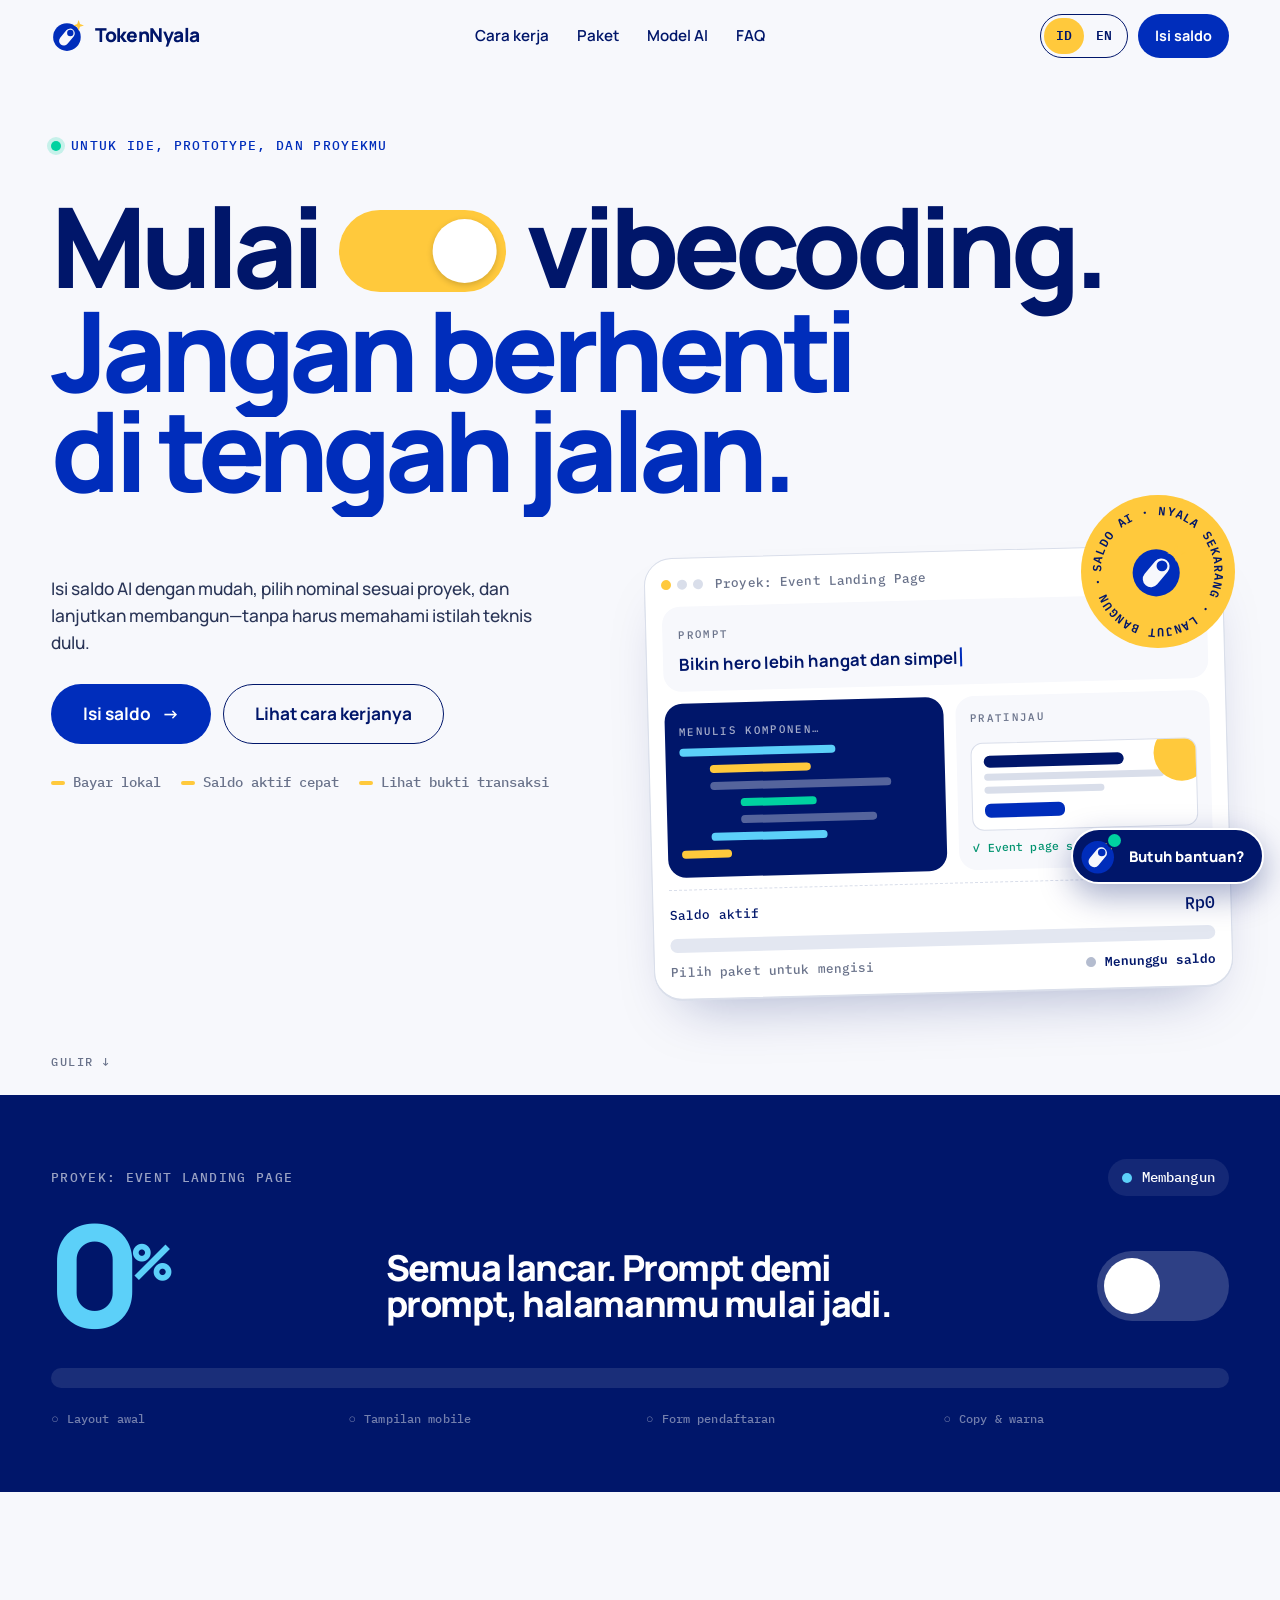
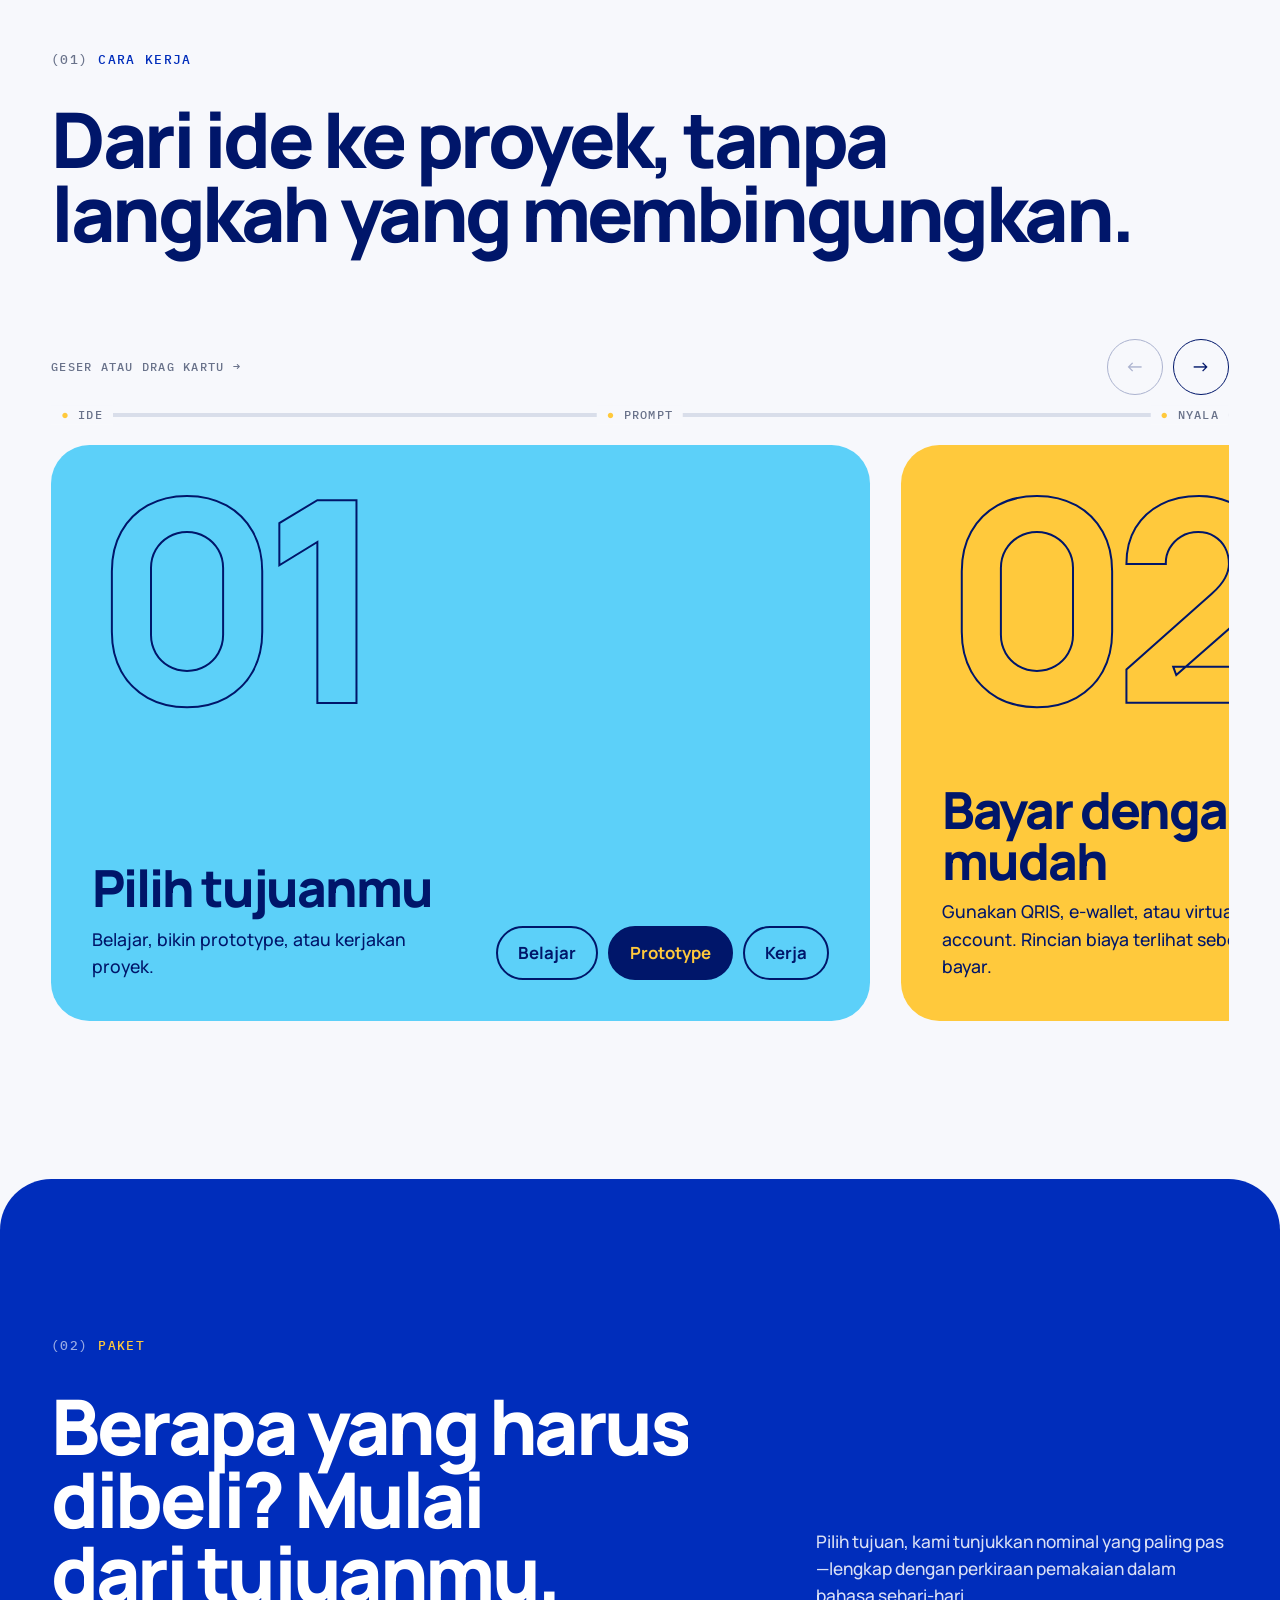
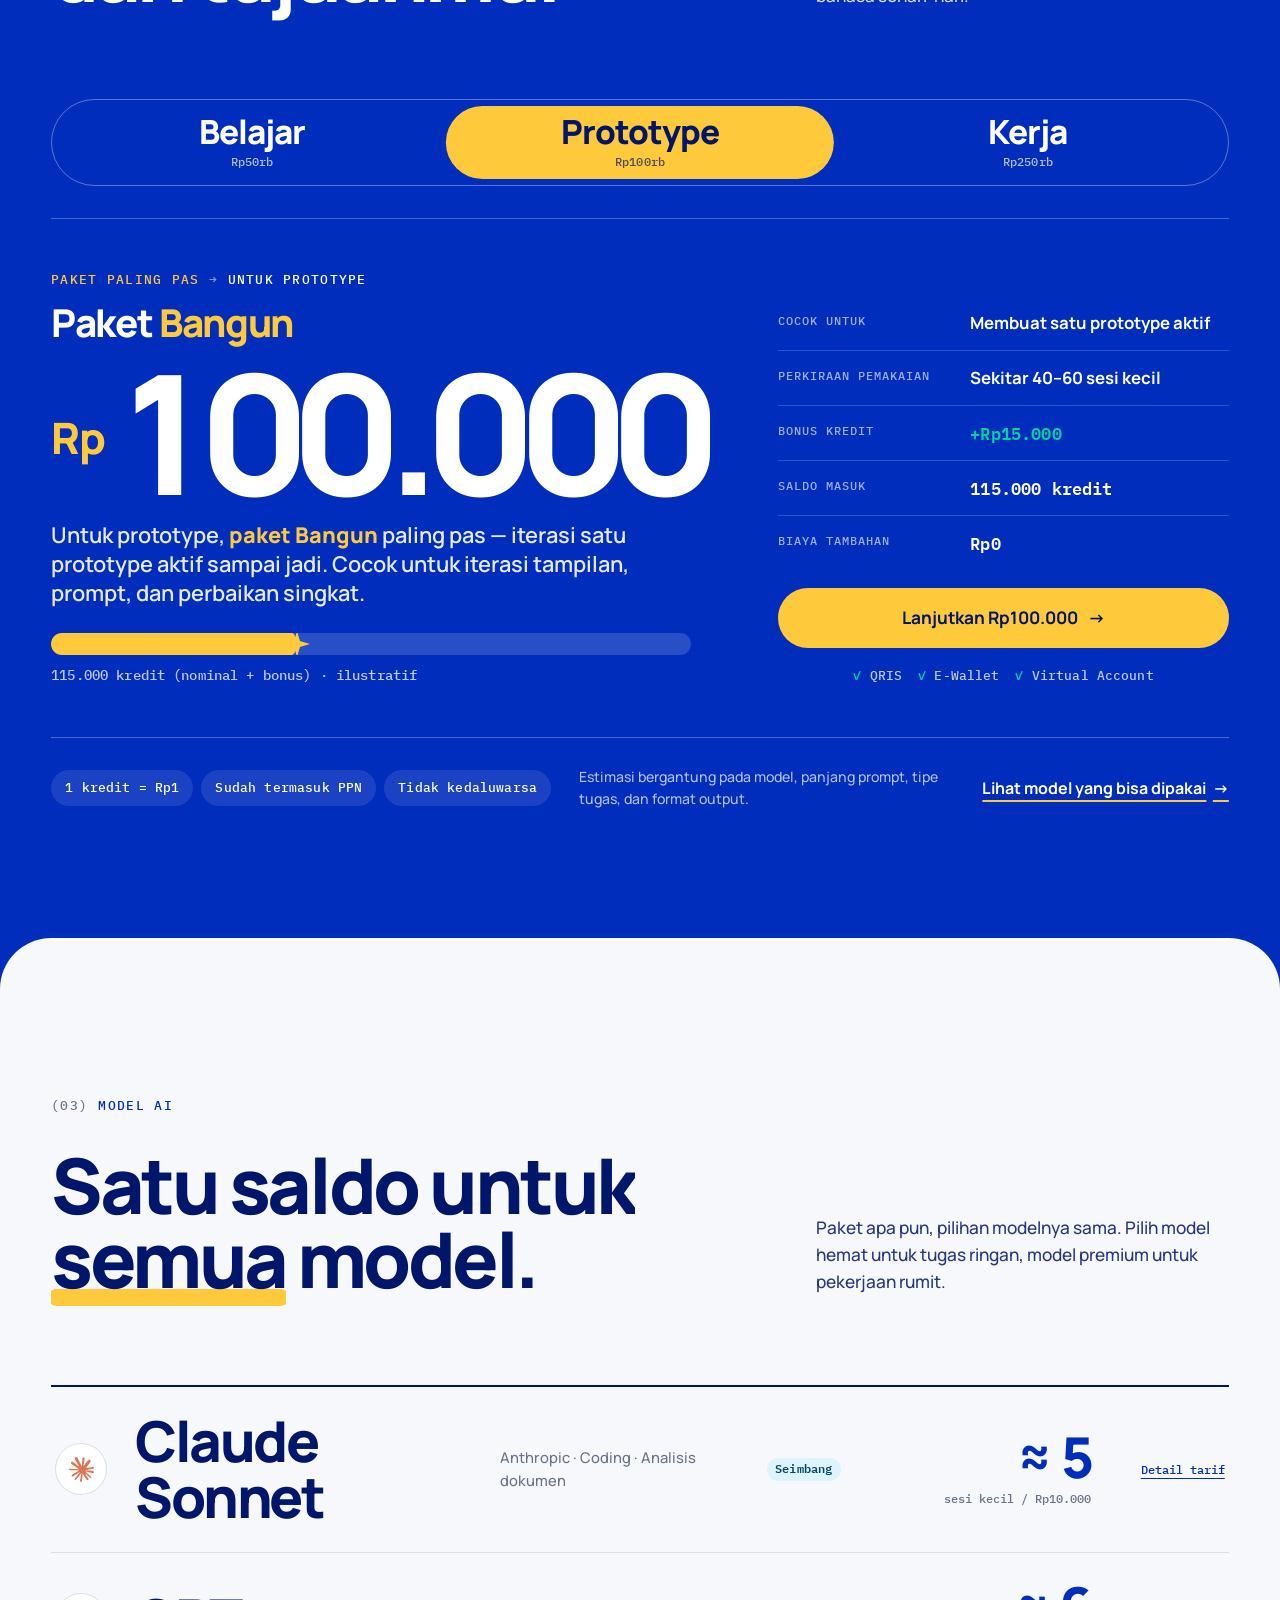
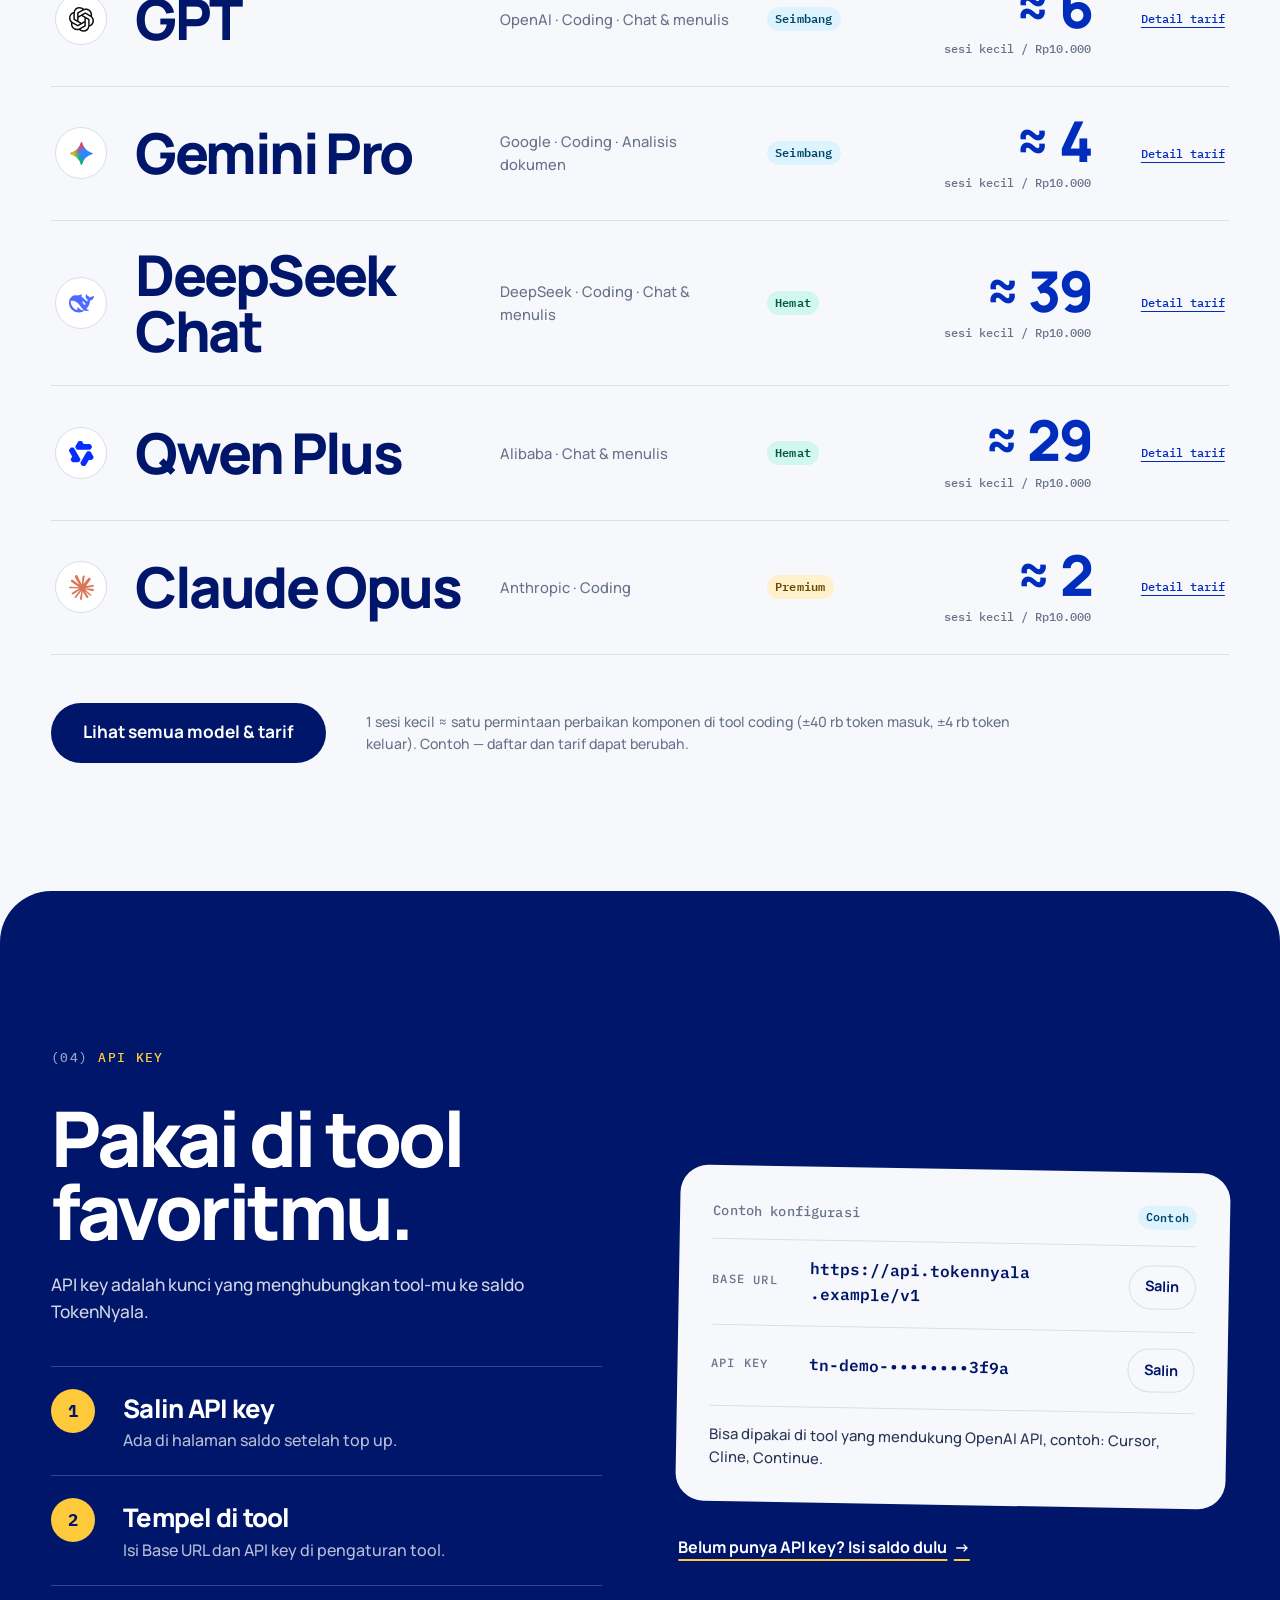
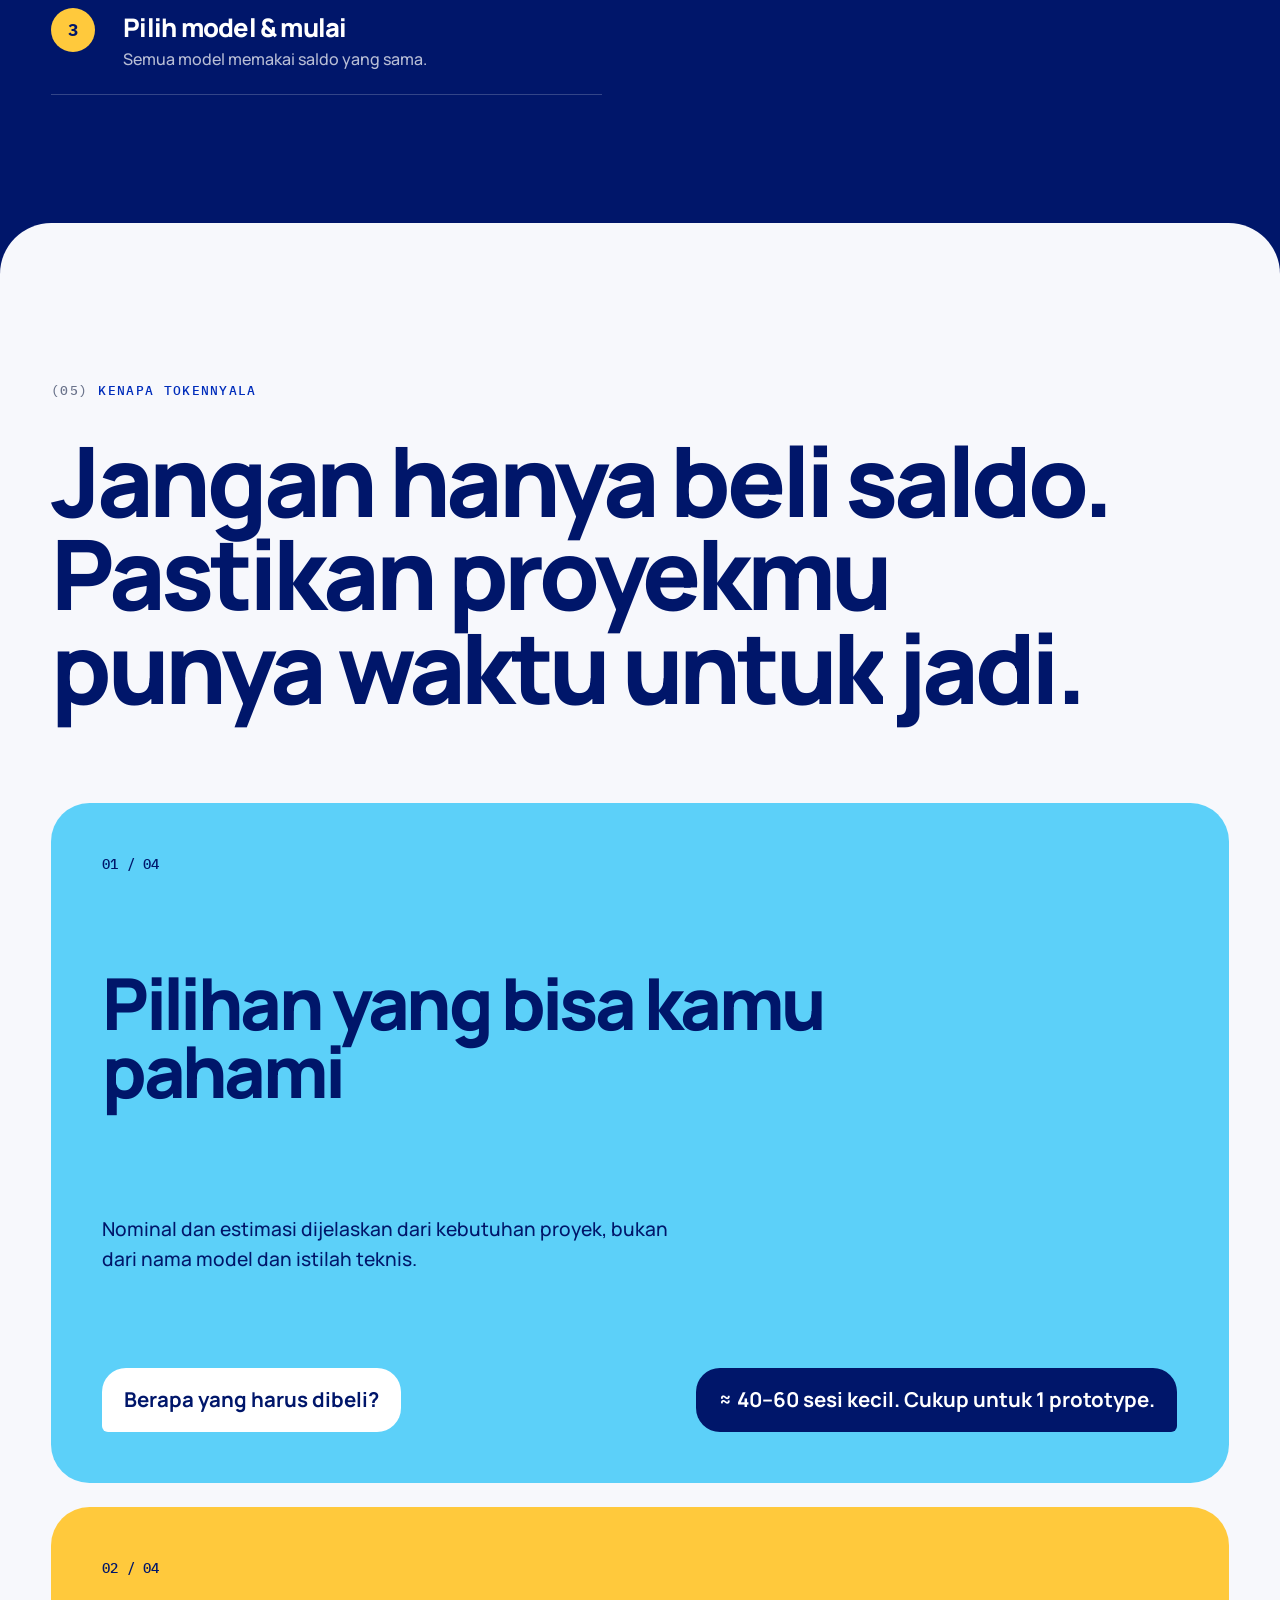
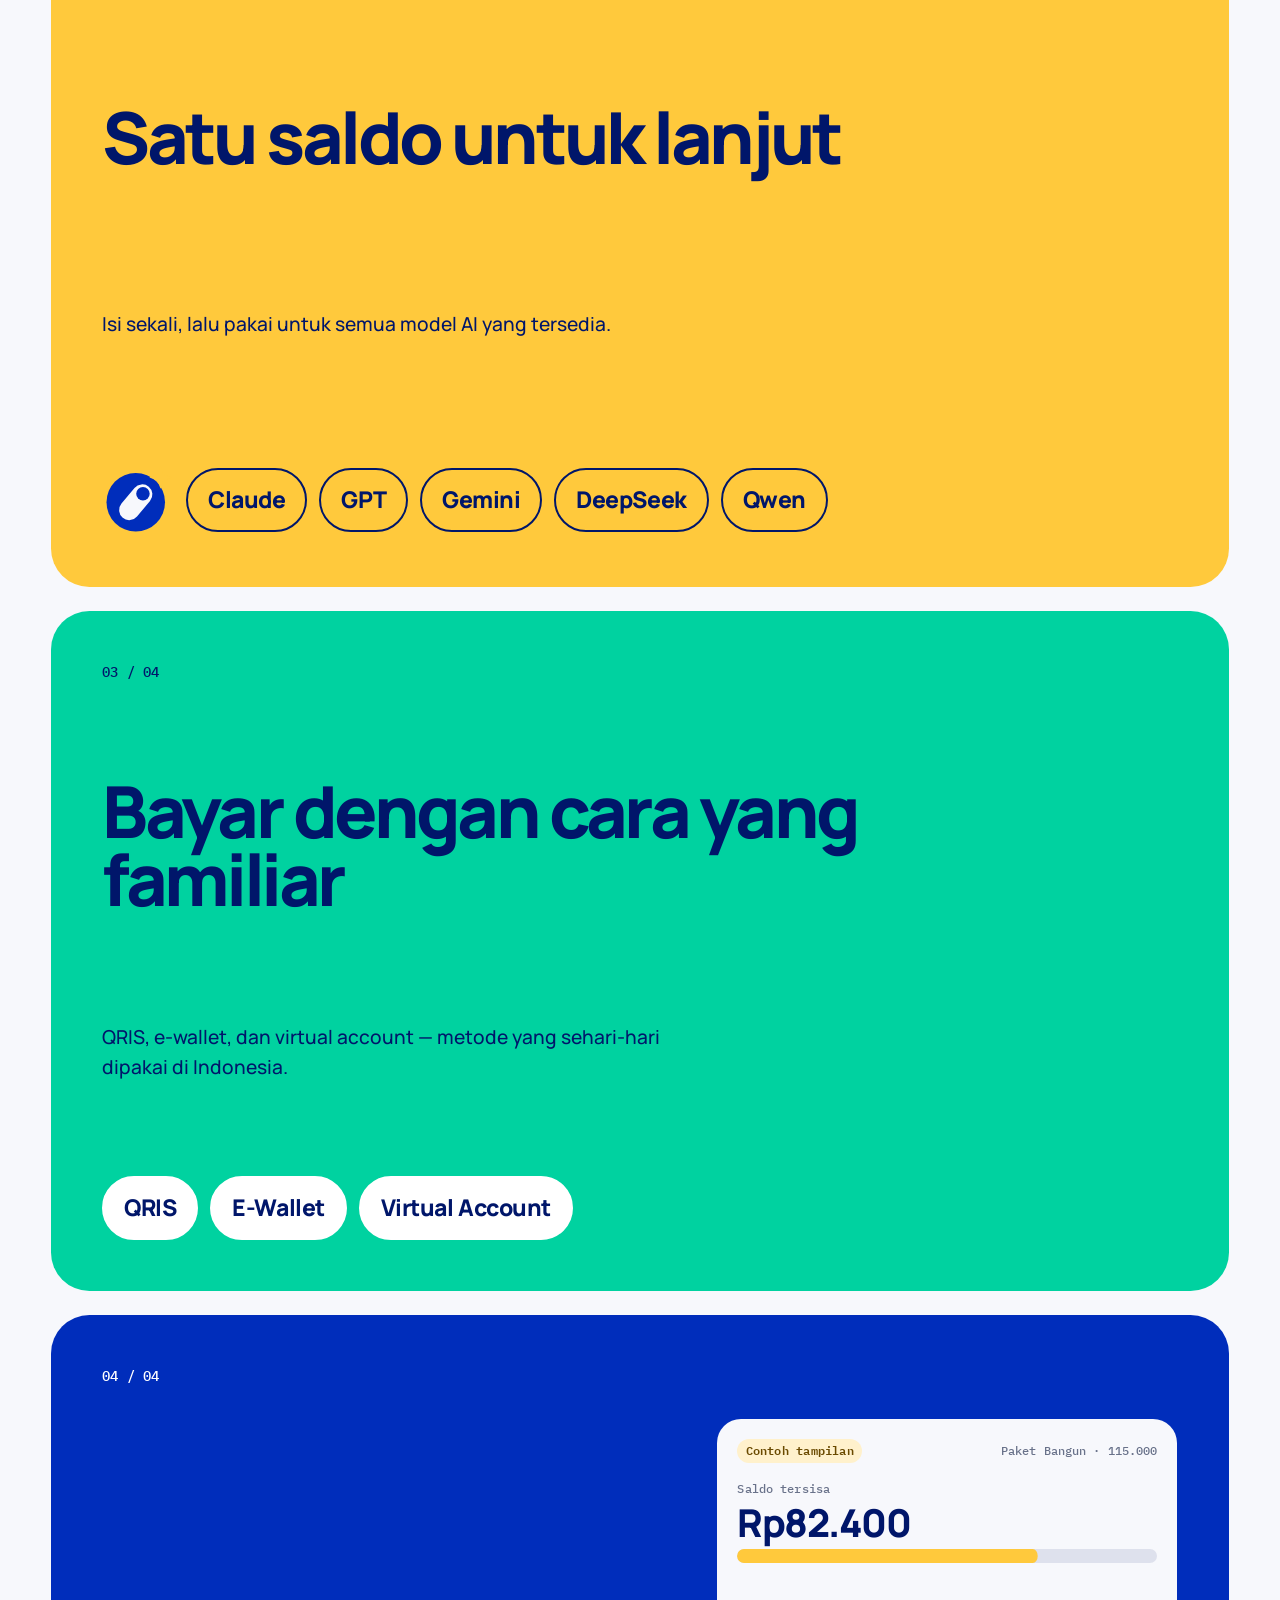
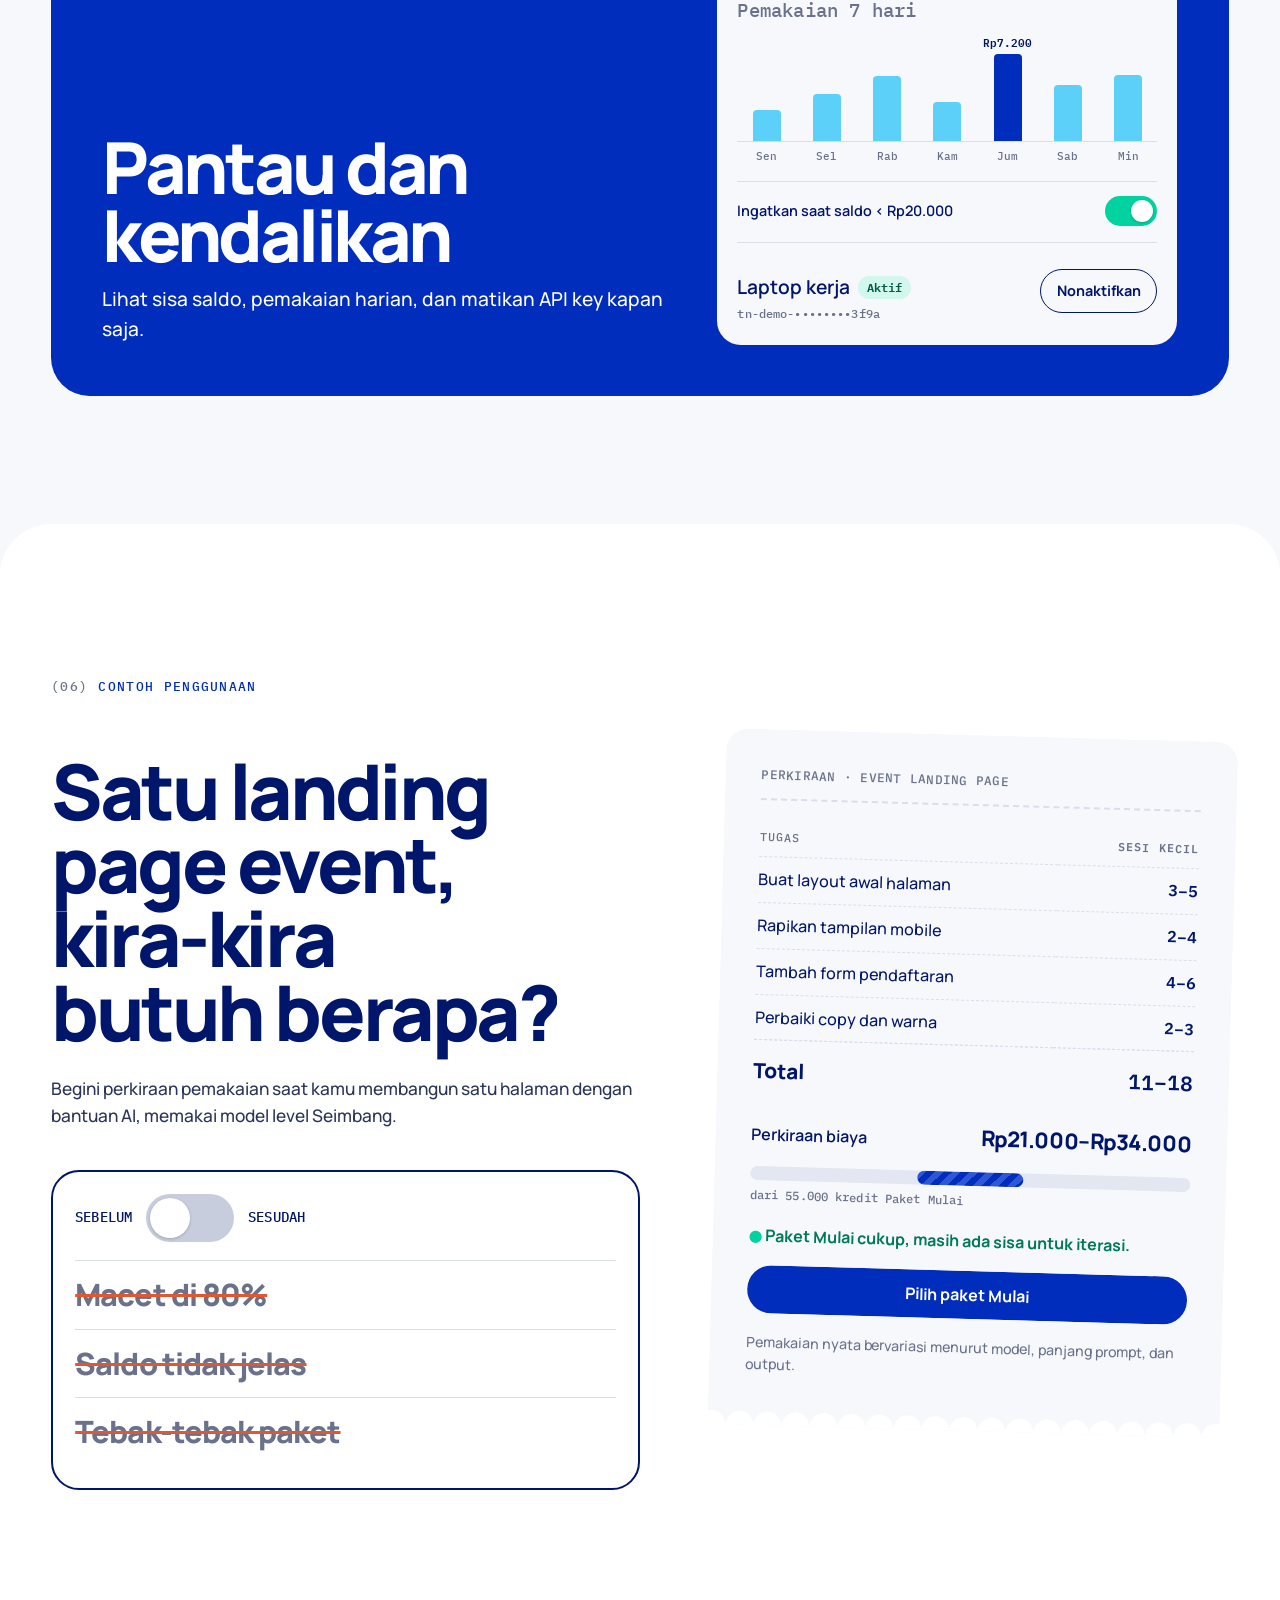
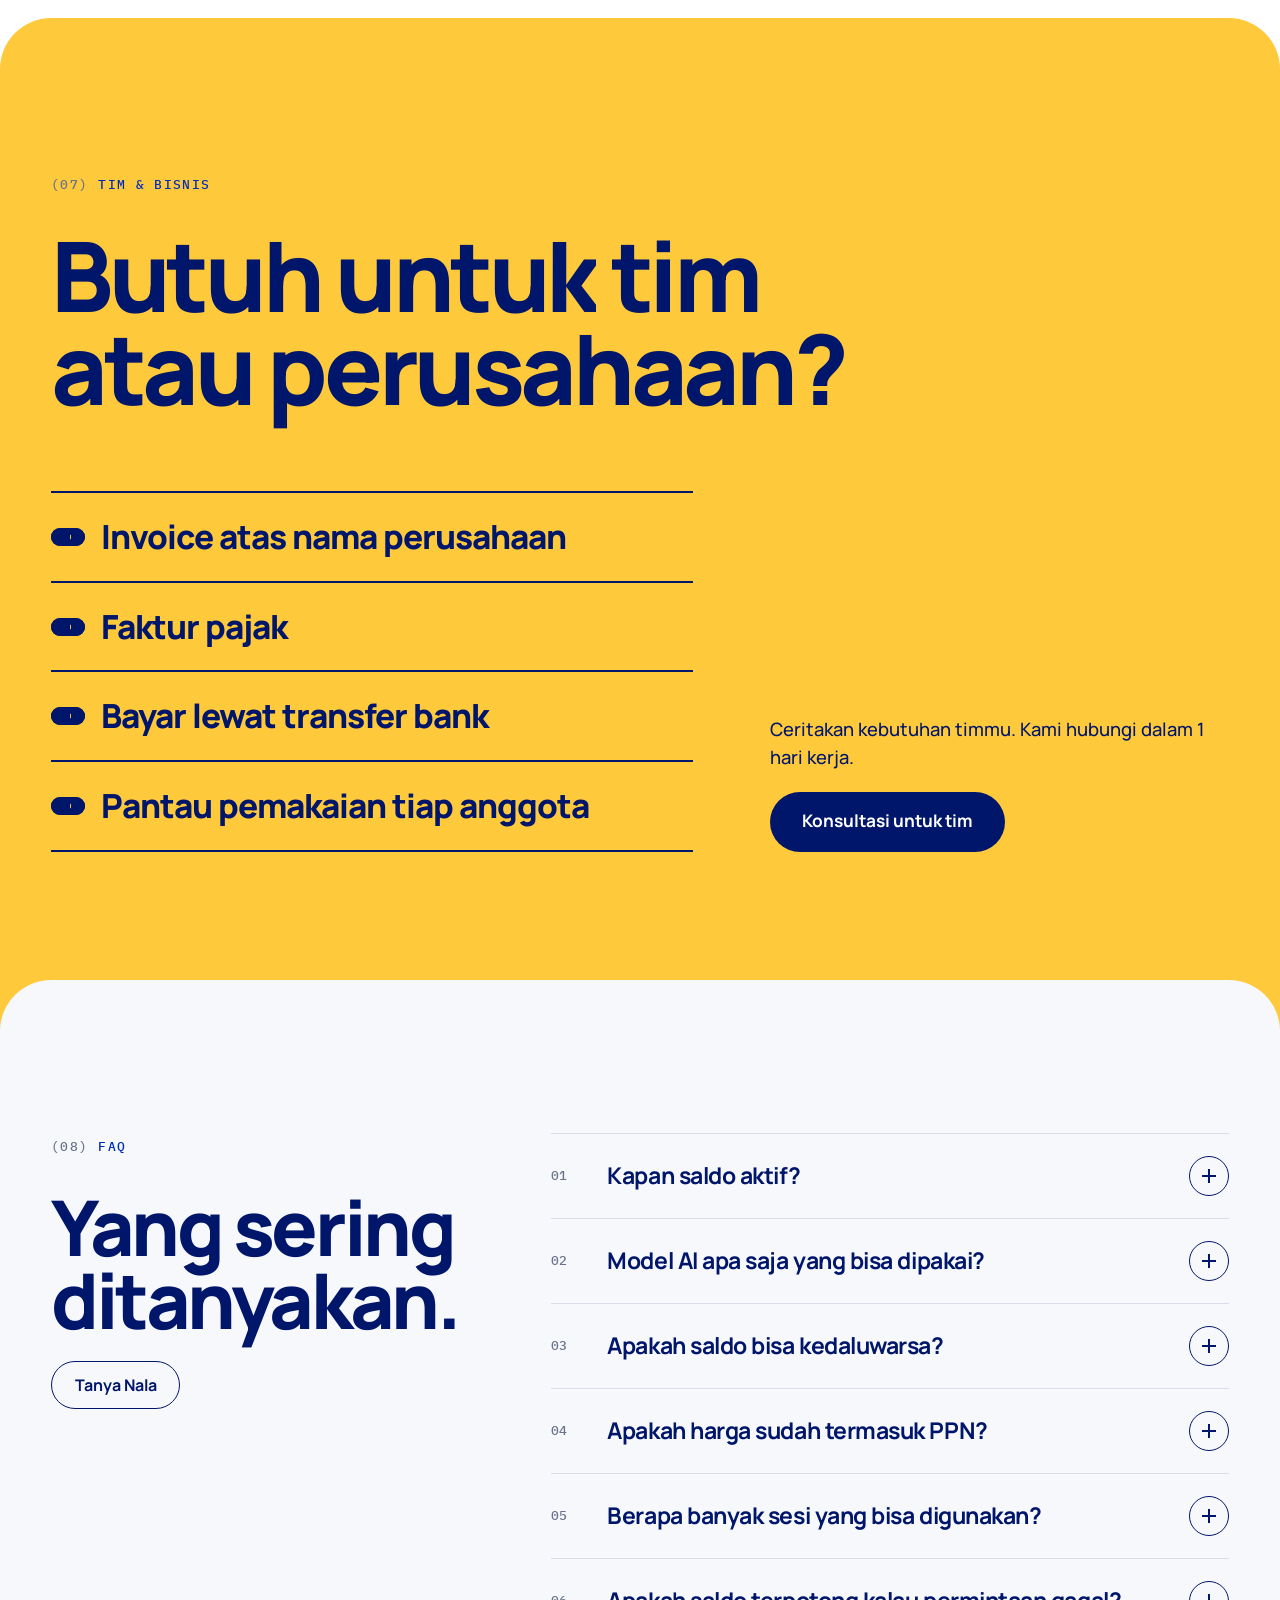
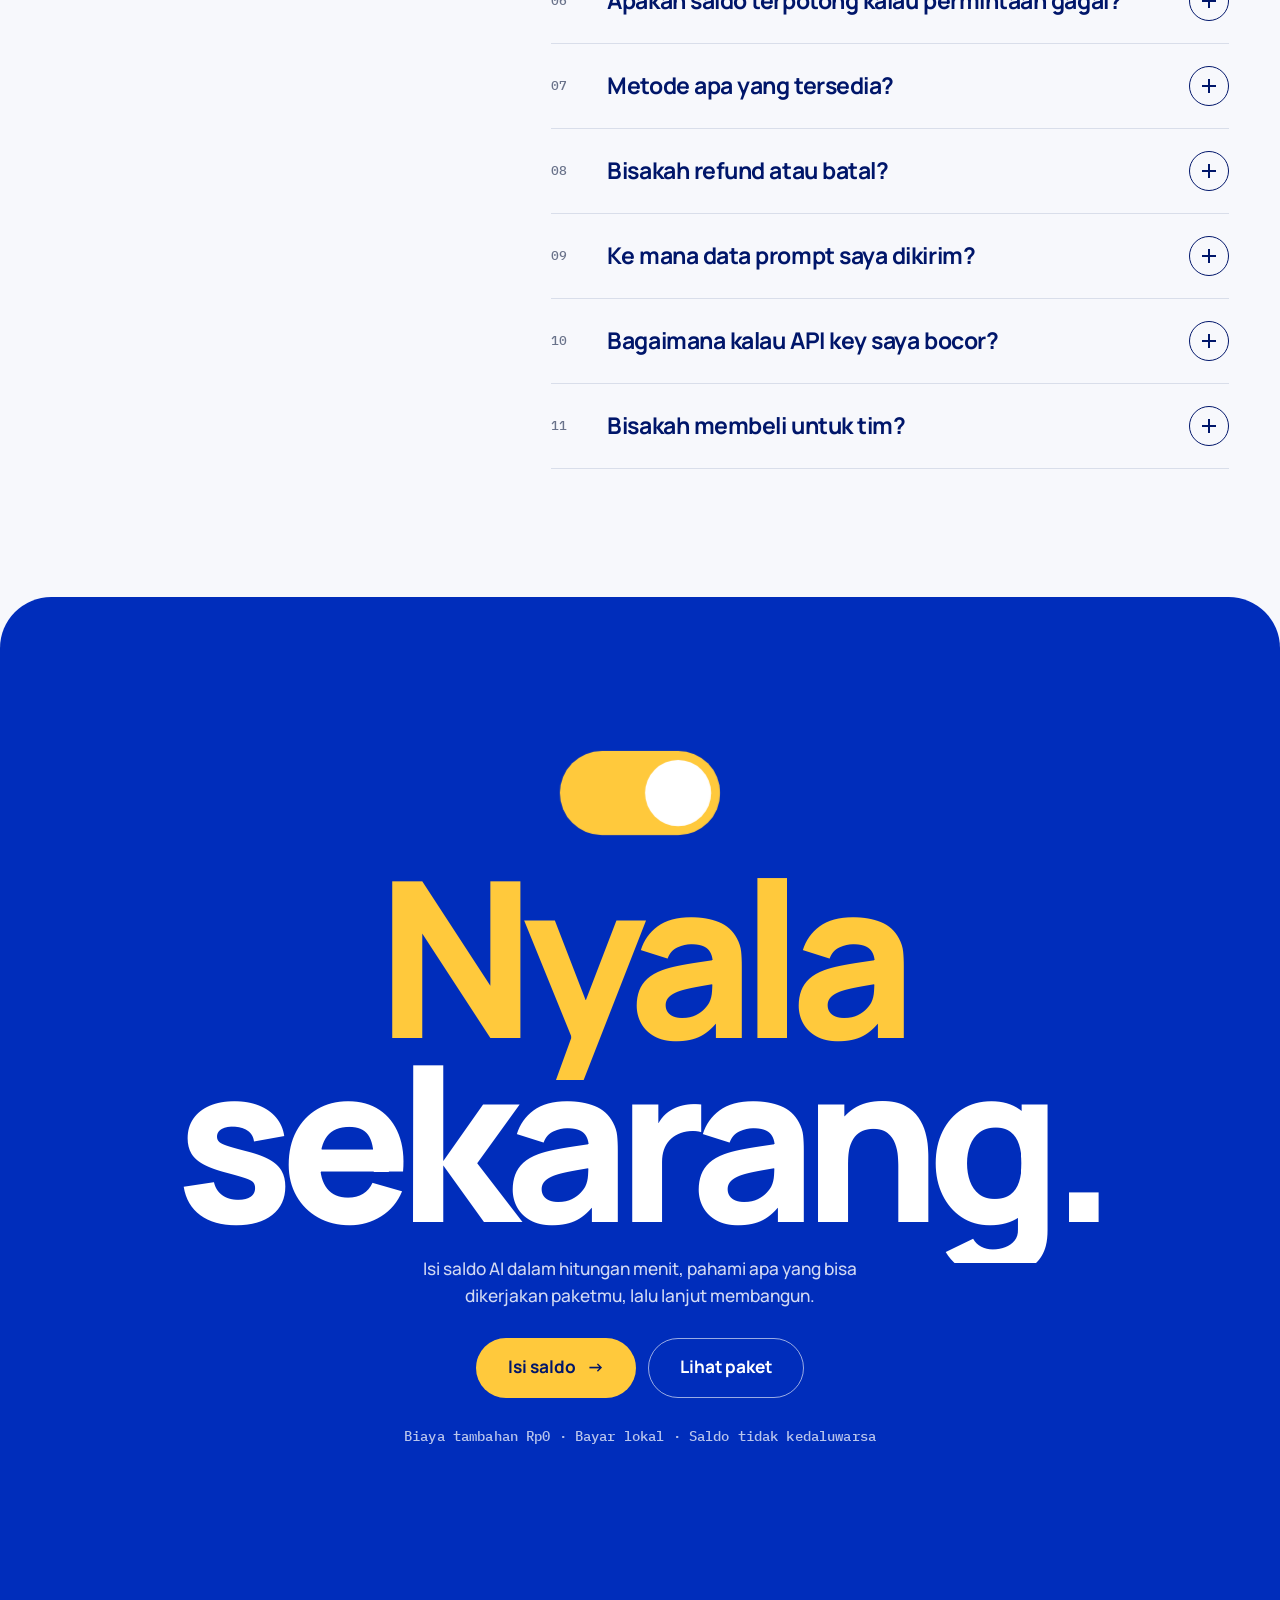
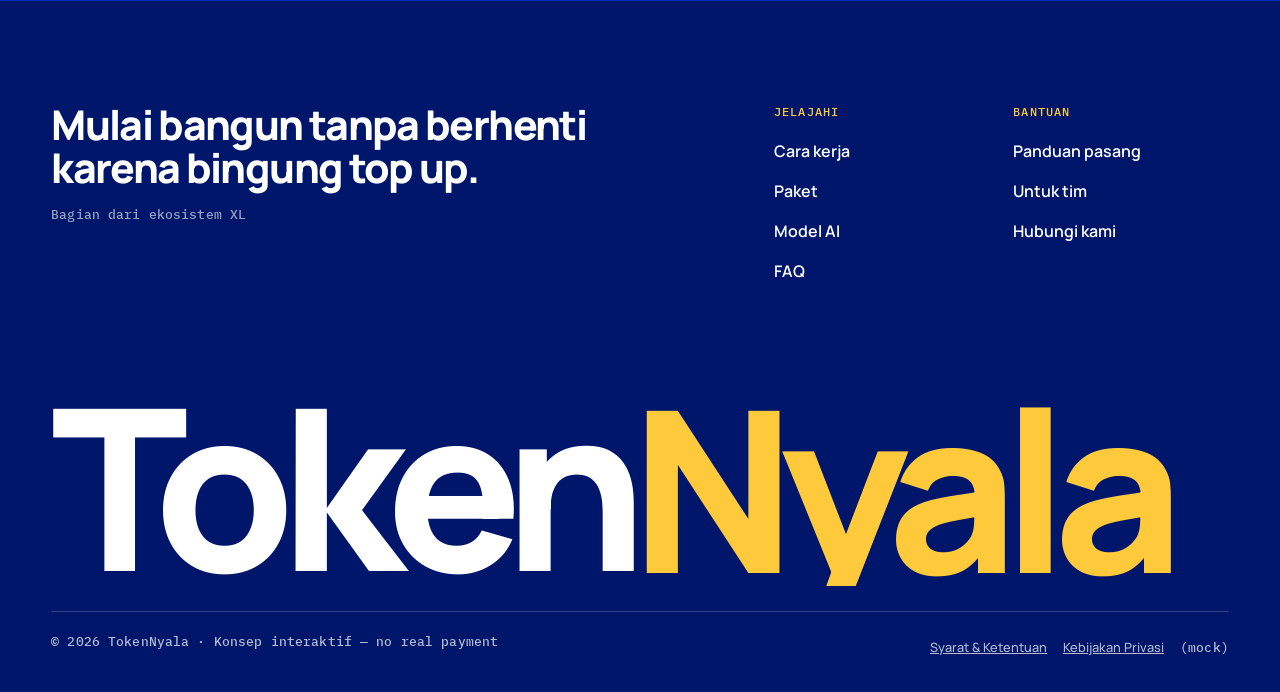
<file: v2/index.html>
<!doctype html>
<html lang="id" class="no-js">
<head>
  <meta charset="utf-8">
  <meta name="viewport" content="width=device-width, initial-scale=1, viewport-fit=cover">
  <title>TokenNyala — Saldo AI untuk vibecoder</title>
  <meta name="description" content="Isi saldo AI dengan mudah, pilih nominal sesuai proyek, dan lanjutkan membangun. Konsep interaktif TokenNyala.">
  <meta name="theme-color" content="#002DBB">
  <meta property="og:title" content="TokenNyala — Mulai vibecoding. Jangan berhenti di tengah jalan.">
  <meta property="og:description" content="Saldo AI yang pas untuk proyek pertamamu. Konsep interaktif — no real payment.">
  <meta property="og:image" content="assets/og-board.svg">
  <link rel="icon" href="assets/tokennyala-mark.svg" type="image/svg+xml">
  <link rel="preconnect" href="https://fonts.googleapis.com">
  <link rel="preconnect" href="https://fonts.gstatic.com" crossorigin>
  <link rel="stylesheet" href="https://fonts.googleapis.com/css2?family=IBM+Plex+Mono:wght@400;500;600&family=Manrope:wght@400;500;600;700;800&display=swap">
  <link rel="stylesheet" href="styles.css">
  <script>
    (function () {
      var d = document.documentElement;
      d.classList.remove('no-js'); d.classList.add('js');
      try { var l = localStorage.getItem('tn-lang'); if (l === 'en' || l === 'id') d.lang = l; } catch (e) {}
      if (!matchMedia('(prefers-reduced-motion: reduce)').matches) d.classList.add('is-loading');
    })();
  </script>
</head>
<body>
  <a class="skip-link" href="#main"><span data-l="id">Langsung ke konten</span><span data-l="en">Skip to content</span></a>

  <!-- ============ PRELOADER: The Switch Turns On ============ -->
  <div class="loader" id="loader" aria-hidden="true">
    <div class="loader__inner">
      <div class="loader__switch"><span class="loader__knob"></span></div>
      <p class="loader__count"><span id="loaderCount">000</span>%</p>
      <p class="loader__label"><span data-l="id">Menyalakan momentum</span><span data-l="en">Switching on momentum</span></p>
    </div>
  </div>

  <!-- ============ CURSOR ============ -->
  <div class="cursor" id="cursor" aria-hidden="true"><span class="cursor__label" id="cursorLabel"></span></div>

  <!-- ============ HEADER ============ -->
  <header class="site-header" id="siteHeader">
    <a class="brand" href="#top" aria-label="TokenNyala, ke atas">
      <img src="assets/tokennyala-mark.svg" alt="" width="34" height="34">
      <span class="brand__word">TokenNyala</span>
    </a>
    <nav class="nav-desktop" aria-label="Utama">
      <a href="#cara-kerja" data-cursor="↓"><span data-l="id">Cara kerja</span><span data-l="en">How it works</span></a>
      <a href="#paket" data-cursor="↓"><span data-l="id">Paket</span><span data-l="en">Packages</span></a>
      <a href="#model" data-cursor="↓"><span data-l="id">Model AI</span><span data-l="en">AI models</span></a>
      <a href="#faq" data-cursor="↓">FAQ</a>
    </nav>
    <div class="header-actions">
      <div class="lang-switch" role="group" aria-label="Bahasa / Language">
        <button type="button" class="lang-switch__btn" data-lang="id" aria-pressed="true">ID</button>
        <button type="button" class="lang-switch__btn" data-lang="en" aria-pressed="false">EN</button>
      </div>
      <button type="button" class="btn btn--primary btn--sm header-cta" data-open-checkout data-cursor="Nyala">
        <span data-l="id">Isi saldo</span><span data-l="en">Top up</span>
      </button>
      <button type="button" class="menu-btn" id="menuBtn" aria-expanded="false" aria-controls="menuPanel">
        <span class="sr-only" id="menuBtnLabel">Buka menu</span>
        <span class="menu-btn__bars" aria-hidden="true"><i></i><i></i></span>
      </button>
    </div>
  </header>

  <!-- Full-screen menu -->
  <div class="menu-panel" id="menuPanel" hidden>
    <nav aria-label="Menu">
      <ol class="menu-panel__list">
        <li><a href="#cara-kerja"><small>01</small><span data-l="id">Cara kerja</span><span data-l="en">How it works</span></a></li>
        <li><a href="#paket"><small>02</small><span data-l="id">Paket</span><span data-l="en">Packages</span></a></li>
        <li><a href="#model"><small>03</small><span data-l="id">Model AI</span><span data-l="en">AI models</span></a></li>
        <li><a href="#pakai"><small>04</small><span data-l="id">Pakai di tool</span><span data-l="en">Use in tools</span></a></li>
        <li><a href="#faq"><small>05</small>FAQ</a></li>
      </ol>
    </nav>
    <div class="menu-panel__foot">
      <button type="button" class="btn btn--yellow" data-open-checkout><span data-l="id">Isi saldo</span><span data-l="en">Top up balance</span></button>
      <p class="mono"><span data-l="id">Bagian dari ekosistem XL</span><span data-l="en">Part of the XL ecosystem</span></p>
    </div>
  </div>

  <main id="main">

    <!-- ============ HERO ============ -->
    <section class="hero" id="top" aria-labelledby="heroTitle">
      <p class="eyebrow hero__eyebrow" data-fade>
        <span class="eyebrow__dot"></span>
        <span data-l="id">Untuk ide, prototype, dan proyekmu</span><span data-l="en">For ideas, prototypes, and projects</span>
      </p>

      <h1 class="hero__title" id="heroTitle">
        <span data-l="id">
          <span class="ln"><span>Mulai <button type="button" class="inline-switch" data-hero-switch aria-pressed="false" data-cursor="Klik"><span class="sr-only">Nyalakan saklar</span><span class="inline-switch__knob" aria-hidden="true"></span></button> vibecoding.</span></span>
          <span class="ln"><span class="t-blue">Jangan berhenti</span></span>
          <span class="ln"><span class="t-blue">di tengah jalan.</span></span>
        </span>
        <span data-l="en">
          <span class="ln"><span>Start <button type="button" class="inline-switch" data-hero-switch aria-pressed="false" data-cursor="Click"><span class="sr-only">Flip the switch</span><span class="inline-switch__knob" aria-hidden="true"></span></button> vibe-coding.</span></span>
          <span class="ln"><span class="t-blue">Keep building</span></span>
          <span class="ln"><span class="t-blue">without breaks.</span></span>
        </span>
      </h1>

      <div class="hero__grid">
        <div class="hero__copy" data-fade>
          <p class="lead">
            <span data-l="id">Isi saldo AI dengan mudah, pilih nominal sesuai proyek, dan lanjutkan membangun—tanpa harus memahami istilah teknis dulu.</span>
            <span data-l="en">Top up AI credit in a simple flow, choose an amount that fits your project, and keep moving—without learning technical terms first.</span>
          </p>
          <div class="btn-row">
            <button type="button" class="btn btn--primary btn--lg magnetic" data-open-checkout data-cursor="Nyala">
              <span data-l="id">Isi saldo</span><span data-l="en">Top up balance</span>
              <span class="btn__icon" aria-hidden="true">→</span>
            </button>
            <a class="btn btn--ghost btn--lg" href="#cara-kerja"><span data-l="id">Lihat cara kerjanya</span><span data-l="en">How it works</span></a>
          </div>
          <ul class="trust-row" role="list">
            <li><span data-l="id">Bayar lokal</span><span data-l="en">Local payment</span></li>
            <li><span data-l="id">Saldo aktif cepat</span><span data-l="en">Fast activation</span></li>
            <li><span data-l="id">Lihat bukti transaksi</span><span data-l="en">Receipts you can see</span></li>
          </ul>
        </div>

        <!-- Project board illustration -->
        <div class="hero__visual">
          <div class="sticker" aria-hidden="true">
            <svg viewBox="0 0 200 200" class="sticker__ring">
              <defs><path id="stickerPath" d="M100,100 m-74,0 a74,74 0 1,1 148,0 a74,74 0 1,1 -148,0"/></defs>
              <text><textPath href="#stickerPath" textLength="458" lengthAdjust="spacing">SALDO AI · NYALA SEKARANG · LANJUT BANGUN · </textPath></text>
            </svg>
            <img src="assets/tokennyala-mark.svg" alt="" class="sticker__mark">
          </div>

          <figure class="board" id="heroBoard" aria-label="Ilustrasi papan proyek: prompt, kode, pratinjau, dan meter saldo">
            <div class="board__bar">
              <span class="board__dots" aria-hidden="true"><i></i><i></i><i></i></span>
              <span class="mono board__project"><span data-l="id">Proyek:</span><span data-l="en">Project:</span> Event Landing Page</span>
            </div>
            <div class="board__prompt">
              <span class="mono board__tag">Prompt</span>
              <p class="board__prompt-text"><span id="typePrompt">Make the hero warmer and simpler</span><span class="caret" aria-hidden="true"></span></p>
            </div>
            <div class="board__cols">
              <div class="board__code" aria-hidden="true">
                <span class="mono board__tag board__tag--light"><span data-l="id">Menulis komponen…</span><span data-l="en">Writing component…</span></span>
                <div class="code-lines">
                  <i style="--w:62%;--c:var(--sky)"></i>
                  <i style="--w:40%;--c:var(--yellow);--x:12%"></i>
                  <i style="--w:72%;--c:#ffffff55;--x:12%"></i>
                  <i style="--w:30%;--c:var(--teal);--x:24%"></i>
                  <i style="--w:54%;--c:#ffffff55;--x:24%"></i>
                  <i style="--w:46%;--c:var(--sky);--x:12%"></i>
                  <i style="--w:20%;--c:var(--yellow)"></i>
                </div>
              </div>
              <div class="board__preview" aria-hidden="true">
                <span class="mono board__tag"><span data-l="id">Pratinjau</span><span data-l="en">Preview</span></span>
                <div class="mini-page">
                  <div class="mini-page__sun"></div>
                  <i class="mini-page__h"></i>
                  <i class="mini-page__p"></i>
                  <i class="mini-page__p mini-page__p--s"></i>
                  <i class="mini-page__btn"></i>
                </div>
                <p class="mono board__ready"><span data-l="id">Event page siap</span><span data-l="en">Event page ready</span></p>
              </div>
            </div>
            <div class="board__meter">
              <div class="board__meter-row">
                <span class="mono"><span data-l="id">Saldo aktif</span><span data-l="en">Active balance</span></span>
                <strong class="mono" data-board-balance>Rp0</strong>
              </div>
              <div class="meter" role="img" aria-label="Meter saldo ilustratif"><span class="meter__fill" data-board-meter></span></div>
              <div class="board__meter-row">
                <span class="mono board__estimate" data-board-estimate>—</span>
                <span class="status" data-board-status><i></i><span data-board-status-text>Standby</span></span>
              </div>
            </div>
          </figure>
        </div>
      </div>
      <p class="hero__scroll mono" aria-hidden="true"><span data-l="id">Gulir</span><span data-l="en">Scroll</span> ↓</p>
    </section>

    <!-- ============ STALL STORY (scroll-scrubbed) ============ -->
    <section class="stall" id="stall" data-phase="on" aria-labelledby="stallTitle">
      <h2 class="sr-only" id="stallTitle">
        <span data-l="id">Tanpa saldo, proyek bisa berhenti di 80%. Dengan saldo yang pas, proyek nyala lagi sampai jadi.</span>
        <span data-l="en">Without credit, a project can stall at 80%. With the right balance, it switches back on and ships.</span>
      </h2>
      <div class="stall__inner" aria-hidden="true">
        <div class="stall__top">
          <p class="mono stall__project"><span data-l="id">Proyek:</span><span data-l="en">Project:</span> Event Landing Page</p>
          <p class="mono stall__status">
            <i></i>
            <span class="ph ph--build"><span data-l="id">Membangun</span><span data-l="en">Building</span></span>
            <span class="ph ph--stall"><span data-l="id">Saldo Rp0</span><span data-l="en">Balance Rp0</span></span>
            <span class="ph ph--on"><span data-l="id">Saldo aktif · Nyala</span><span data-l="en">Balance active · Nyala</span></span>
          </p>
        </div>

        <div class="stall__row">
        <p class="stall__pct"><span id="stallPct">100</span><small>%</small></p>

        <div class="stall__bottom">
          <p class="stall__msg">
            <span class="ph ph--build"><span data-l="id">Semua lancar. Prompt demi prompt, halamanmu mulai jadi.</span><span data-l="en">All good. Prompt by prompt, your page takes shape.</span></span>
            <span class="ph ph--stall"><span data-l="id">Saldo habis. Proyek berhenti di 80%.</span><span data-l="en">Out of credit. Stuck at 80%.</span></span>
            <span class="ph ph--on"><span data-l="id">Nyala lagi. Prototype jadi.</span><span data-l="en">Back on. Prototype shipped.</span></span>
          </p>
          <div class="big-switch stall__switch" id="stallSwitch"><span></span></div>
        </div>
        </div>
        <div class="stall__bar">
          <span class="stall__fill" id="stallFill"></span>
          <span class="stall__cut" aria-hidden="true"><span data-l="id">macet</span><span data-l="en">stuck</span></span>
        </div>
        <ol class="stall__tasks mono" id="stallTasks">
          <li data-at=".2"><span data-l="id">Layout awal</span><span data-l="en">First layout</span></li>
          <li data-at=".45"><span data-l="id">Tampilan mobile</span><span data-l="en">Mobile view</span></li>
          <li data-at=".7"><span data-l="id">Form pendaftaran</span><span data-l="en">Sign-up form</span></li>
          <li data-at="1"><span data-l="id">Copy &amp; warna</span><span data-l="en">Copy &amp; colours</span></li>
        </ol>

      </div>
    </section>

    <!-- ============ CARA KERJA ============ -->
    <section class="steps" id="cara-kerja" aria-labelledby="stepsTitle">
      <div class="section-head">
        <p class="kicker"><span class="kicker__num">(01)</span> <span data-l="id">Cara kerja</span><span data-l="en">How it works</span></p>
        <h2 class="display" id="stepsTitle" data-split>
          <span data-l="id">Dari ide ke proyek, tanpa langkah yang membingungkan.</span>
          <span data-l="en">From idea to project, with no confusing steps.</span>
        </h2>
      </div>

      <div class="steps__pin" id="stepsPin">
        <div class="steps__controls">
          <p class="mono steps__hint" aria-hidden="true"><span data-l="id">Geser atau drag kartu →</span><span data-l="en">Swipe or drag the cards →</span></p>
          <div class="steps__btns">
            <button type="button" class="steps__btn" id="stepsPrev" data-aria-id="Langkah sebelumnya" data-aria-en="Previous step" aria-label="Langkah sebelumnya">←</button>
            <button type="button" class="steps__btn" id="stepsNext" data-aria-id="Langkah berikutnya" data-aria-en="Next step" aria-label="Langkah berikutnya">→</button>
          </div>
        </div>
        <div class="steps__rail" aria-hidden="true">
          <span class="steps__rail-fill" id="stepsRail"></span>
          <span class="steps__rail-dot" style="--p:0">Ide</span>
          <span class="steps__rail-dot" style="--p:.5">Prompt</span>
          <span class="steps__rail-dot" style="--p:1">Nyala</span>
        </div>
        <ol class="steps__track" id="stepsTrack" tabindex="0" aria-label="Tiga langkah cara kerja" data-cursor="Drag">
          <li class="step step--sky">
            <span class="step__num" aria-hidden="true">01</span>
            <div class="step__body">
              <h3><span data-l="id">Pilih tujuanmu</span><span data-l="en">Choose your goal</span></h3>
              <p><span data-l="id">Belajar, bikin prototype, atau kerjakan proyek.</span><span data-l="en">Learn, build a prototype, or work on a project.</span></p>
            </div>
            <div class="step__art" aria-hidden="true">
              <span class="chip-art"><span data-l="id">Belajar</span><span data-l="en">Learn</span></span>
              <span class="chip-art chip-art--on">Prototype</span>
              <span class="chip-art"><span data-l="id">Kerja</span><span data-l="en">Work</span></span>
            </div>
          </li>
          <li class="step step--yellow">
            <span class="step__num" aria-hidden="true">02</span>
            <div class="step__body">
              <h3><span data-l="id">Bayar dengan mudah</span><span data-l="en">Pay with ease</span></h3>
              <p><span data-l="id">Gunakan QRIS, e-wallet, atau virtual account. Rincian biaya terlihat sebelum bayar.</span><span data-l="en">Use QRIS, e-wallets, or virtual accounts. See every cost before you pay.</span></p>
            </div>
            <div class="step__art step__art--receipt" aria-hidden="true">
              <div class="receipt-art">
                <p><span>Paket Bangun</span><b>Rp100.000</b></p>
                <p><span>Bonus</span><b>+Rp15.000</b></p>
                <p><span data-l="id">Biaya tambahan</span><span data-l="en">Extra fees</span><b>Rp0</b></p>
                <p class="receipt-art__total"><span>Total</span><b>Rp100.000</b></p>
              </div>
            </div>
          </li>
          <li class="step step--teal">
            <span class="step__num" aria-hidden="true">03</span>
            <div class="step__body">
              <h3><span data-l="id">Lanjutkan membangun</span><span data-l="en">Keep building</span></h3>
              <p><span data-l="id">Saldo siap dipakai dan momentum proyek tidak terputus.</span><span data-l="en">Your balance is ready and your project keeps its momentum.</span></p>
            </div>
            <div class="step__art" aria-hidden="true">
              <div class="big-switch big-switch--on"><span></span></div>
              <p class="mono step__ready">STATUS: NYALA</p>
            </div>
          </li>
        </ol>
      </div>
    </section>

    <!-- ============ PAKET ============ -->
    <section class="packages sheet sheet--blue" id="paket" aria-labelledby="pkgTitle">
      <div class="section-head section-head--split">
        <div>
          <p class="kicker kicker--light"><span class="kicker__num">(02)</span> <span data-l="id">Paket</span><span data-l="en">Packages</span></p>
          <h2 class="display" id="pkgTitle" data-split>
            <span data-l="id">Berapa yang harus dibeli? Mulai dari tujuanmu.</span>
            <span data-l="en">How much should you buy? Start from your goal.</span>
          </h2>
        </div>
        <p class="section-head__aside">
          <span data-l="id">Pilih tujuan, kami tunjukkan nominal yang paling pas—lengkap dengan perkiraan pemakaian dalam bahasa sehari-hari.</span>
          <span data-l="en">Pick a goal and we'll show the amount that fits best—with usage estimates in plain language.</span>
        </p>
      </div>

      <div class="intent" role="tablist" aria-label="Tujuan" id="intentTabs">
        <span class="intent__marker" id="intentMarker" aria-hidden="true"></span>
        <button type="button" class="intent__tab" role="tab" id="tab-learn" data-intent="learn" aria-selected="false" aria-controls="pkgPanel" tabindex="-1">
          <span class="intent__label"><span data-l="id">Belajar</span><span data-l="en">Learn</span></span>
          <span class="intent__hint mono">Rp50rb</span>
        </button>
        <button type="button" class="intent__tab" role="tab" id="tab-prototype" data-intent="prototype" aria-selected="true" aria-controls="pkgPanel">
          <span class="intent__label">Prototype</span>
          <span class="intent__hint mono">Rp100rb</span>
        </button>
        <button type="button" class="intent__tab" role="tab" id="tab-work" data-intent="work" aria-selected="false" aria-controls="pkgPanel" tabindex="-1">
          <span class="intent__label"><span data-l="id">Kerja</span><span data-l="en">Work</span></span>
          <span class="intent__hint mono">Rp250rb</span>
        </button>
      </div>

      <div class="pkg-panel" id="pkgPanel" role="tabpanel" aria-labelledby="tab-prototype">
        <div class="pkg-sheet" id="pkgSheet">
          <div class="pkg-sheet__main">
            <p class="pkg-sheet__kicker mono"><span data-l="id">Paket paling pas</span><span data-l="en">Best fit</span> <span class="pkg-sheet__arrow" aria-hidden="true">→</span> <span id="pkgFit"></span></p>
            <h3 class="pkg-sheet__name"><span data-l="id">Paket</span><span data-l="en">Package</span> <span id="pkgName"></span></h3>
            <p class="pkg-sheet__price" aria-live="polite"><small>Rp</small><span id="pkgPrice"></span></p>
            <p class="pkg-sheet__line" id="recoLine"></p>
            <div class="pkg-sheet__meter">
              <div class="meter meter--xl" role="img" id="recoMeterLabel" aria-label=""><span class="meter__fill" id="recoMeter"></span><span class="meter__spark" id="recoSpark" aria-hidden="true"></span></div>
              <p class="mono reco__credits" id="recoCredits"></p>
            </div>
          </div>
          <div class="pkg-sheet__side">
            <dl class="pkg-specs">
              <div><dt><span data-l="id">Cocok untuk</span><span data-l="en">Best for</span></dt><dd id="pkgFor"></dd></div>
              <div><dt><span data-l="id">Perkiraan pemakaian</span><span data-l="en">Estimated use</span></dt><dd id="pkgEst"></dd></div>
              <div><dt><span data-l="id">Bonus kredit</span><span data-l="en">Bonus credit</span></dt><dd id="pkgBonus" class="mono"></dd></div>
              <div><dt><span data-l="id">Saldo masuk</span><span data-l="en">Balance added</span></dt><dd id="pkgCredits" class="mono"></dd></div>
              <div><dt><span data-l="id">Biaya tambahan</span><span data-l="en">Extra fees</span></dt><dd class="mono">Rp0</dd></div>
            </dl>
            <button type="button" class="btn btn--yellow btn--lg btn--block magnetic" id="pkgContinue" data-cursor="Nyala"></button>
            <ul class="pay-cues mono" role="list"><li>QRIS</li><li>E-Wallet</li><li>Virtual Account</li></ul>
          </div>
        </div>

        <div class="pkg-foot">
          <ul class="rules-list mono" role="list">
            <li><span data-l="id">1 kredit = Rp1</span><span data-l="en">1 credit = Rp1</span></li>
            <li><span data-l="id">Sudah termasuk PPN</span><span data-l="en">Tax included</span></li>
            <li><span data-l="id">Tidak kedaluwarsa</span><span data-l="en">Never expires</span></li>
          </ul>
          <p class="disclaimer"><span data-l="id">Estimasi bergantung pada model, panjang prompt, tipe tugas, dan format output.</span><span data-l="en">Estimates depend on the model, prompt length, task type, and output format.</span></p>
          <a href="#model" class="link-arrow"><span data-l="id">Lihat model yang bisa dipakai</span><span data-l="en">See available models</span> →</a>
        </div>
      </div>
    </section>

    <!-- ============ MODEL AI ============ -->
    <section class="models sheet sheet--paper" id="model" aria-labelledby="modelTitle">
      <div class="section-head section-head--split">
        <div>
          <p class="kicker"><span class="kicker__num">(03)</span> <span data-l="id">Model AI</span><span data-l="en">AI models</span></p>
          <h2 class="display" id="modelTitle" data-split>
            <span data-l="id">Satu saldo untuk <mark>semua</mark> model.</span>
            <span data-l="en">One balance for <mark>every</mark> model.</span>
          </h2>
        </div>
        <p class="section-head__aside">
          <span data-l="id">Paket apa pun, pilihan modelnya sama. Pilih model hemat untuk tugas ringan, model premium untuk pekerjaan rumit.</span>
          <span data-l="en">Every package unlocks the same models. Pick a budget model for light tasks and a premium one for hard problems.</span>
        </p>
      </div>

      <div class="model-index" role="list" id="modelList"><!-- rendered by script.js --></div>

      <div class="models__foot">
        <button type="button" class="btn btn--dark btn--lg" id="openCatalog" data-cursor="Buka">
          <span data-l="id">Lihat semua model &amp; tarif</span><span data-l="en">See all models &amp; rates</span>
        </button>
        <p class="note">
          <span data-l="id">1 sesi kecil ≈ satu permintaan perbaikan komponen di tool coding (±40 rb token masuk, ±4 rb token keluar). Contoh — daftar dan tarif dapat berubah.</span>
          <span data-l="en">1 small session ≈ one component fix request in a coding tool (~40K tokens in, ~4K out). Example only — models and rates may change.</span>
        </p>
      </div>
    </section>

    <!-- ============ PAKAI DI TOOL ============ -->
    <section class="tools sheet sheet--dark" id="pakai" aria-labelledby="toolsTitle">
      <div class="tools__grid">
        <div class="tools__left">
          <p class="kicker kicker--light"><span class="kicker__num">(04)</span> API key</p>
          <h2 class="display" id="toolsTitle" tabindex="-1" data-split>
            <span data-l="id">Pakai di tool favoritmu.</span>
            <span data-l="en">Use it in your favorite tools.</span>
          </h2>
          <p class="lead lead--light">
            <span data-l="id">API key adalah kunci yang menghubungkan tool-mu ke saldo TokenNyala.</span>
            <span data-l="en">An API key connects your tools to your TokenNyala balance.</span>
          </p>
          <ol class="tool-steps">
            <li><b>1</b><div><h3><span data-l="id">Salin API key</span><span data-l="en">Copy your API key</span></h3><p><span data-l="id">Ada di halaman saldo setelah top up.</span><span data-l="en">Find it on your balance page after topping up.</span></p></div></li>
            <li><b>2</b><div><h3><span data-l="id">Tempel di tool</span><span data-l="en">Paste it into your tool</span></h3><p><span data-l="id">Isi Base URL dan API key di pengaturan tool.</span><span data-l="en">Fill in the Base URL and API key in settings.</span></p></div></li>
            <li><b>3</b><div><h3><span data-l="id">Pilih model &amp; mulai</span><span data-l="en">Pick a model &amp; build</span></h3><p><span data-l="id">Semua model memakai saldo yang sama.</span><span data-l="en">Every model uses the same balance.</span></p></div></li>
          </ol>
        </div>

        <div class="tools__right">
          <svg class="cable" viewBox="0 0 400 220" aria-hidden="true" preserveAspectRatio="none">
            <path id="cablePath" d="M10 210 C 120 210, 90 40, 210 60 S 330 170, 390 10" fill="none" stroke="#FFC93C" stroke-width="5" stroke-linecap="round"/>
          </svg>
          <div class="config-card">
            <div class="config-card__head">
              <span class="mono"><span data-l="id">Contoh konfigurasi</span><span data-l="en">Example configuration</span></span>
              <span class="badge badge--sky"><span data-l="id">Contoh</span><span data-l="en">Example</span></span>
            </div>
            <div class="config-row">
              <span class="config-row__label mono">Base URL</span>
              <code class="config-row__value">https://<wbr>api.tokennyala<wbr>.example/v1</code>
              <button type="button" class="btn btn--sm btn--outline" data-copy="https://api.tokennyala.example/v1"><span class="copy-label">Salin</span></button>
            </div>
            <div class="config-row">
              <span class="config-row__label mono">API key</span>
              <code class="config-row__value">tn-demo-••••••••3f9a</code>
              <button type="button" class="btn btn--sm btn--outline" data-copy="tn-demo-0000000000003f9a"><span class="copy-label">Salin</span></button>
            </div>
            <p class="config-card__compat">
              <span data-l="id">Bisa dipakai di tool yang mendukung OpenAI API, contoh: Cursor, Cline, Continue.</span>
              <span data-l="en">Works with tools that support the OpenAI API, e.g. Cursor, Cline, Continue.</span>
            </p>
          </div>
          <button type="button" class="link-arrow link-arrow--light" data-open-checkout>
            <span data-l="id">Belum punya API key? Isi saldo dulu</span><span data-l="en">No API key yet? Top up first</span> →
          </button>
          <p class="sr-only" aria-live="polite" id="copyStatus"></p>
        </div>
      </div>
    </section>

    <!-- ============ MANFAAT ============ -->
    <section class="benefits sheet sheet--paper" id="manfaat" aria-labelledby="benefitTitle">
      <div class="section-head">
        <p class="kicker"><span class="kicker__num">(05)</span> <span data-l="id">Kenapa TokenNyala</span><span data-l="en">Why TokenNyala</span></p>
        <h2 class="display display--xl" id="benefitTitle" data-split>
          <span data-l="id">Jangan hanya beli saldo. Pastikan proyekmu punya waktu untuk jadi.</span>
          <span data-l="en">Don't just buy credit. Give your project the time it needs to ship.</span>
        </h2>
      </div>

      <div class="stack" id="benefitStack">
        <article class="stack-card stack-card--sky">
          <span class="stack-card__num mono">01 / 04</span>
          <h3><span data-l="id">Pilihan yang bisa kamu pahami</span><span data-l="en">Choices you can understand</span></h3>
          <p><span data-l="id">Nominal dan estimasi dijelaskan dari kebutuhan proyek, bukan dari nama model dan istilah teknis.</span><span data-l="en">Amounts and estimates are explained by what your project needs, not by model names and jargon.</span></p>
          <div class="stack-card__art" aria-hidden="true">
            <span class="talk talk--q"><span data-l="id">Berapa yang harus dibeli?</span><span data-l="en">How much should I buy?</span></span>
            <span class="talk talk--a"><span data-l="id">≈ 40–60 sesi kecil. Cukup untuk 1 prototype.</span><span data-l="en">≈ 40–60 small sessions. Enough for 1 prototype.</span></span>
          </div>
        </article>
        <article class="stack-card stack-card--yellow">
          <span class="stack-card__num mono">02 / 04</span>
          <h3><span data-l="id">Satu saldo untuk lanjut</span><span data-l="en">One balance to keep going</span></h3>
          <p><span data-l="id">Isi sekali, lalu pakai untuk semua model AI yang tersedia.</span><span data-l="en">Top up once, then use it with every available AI model.</span></p>
          <div class="stack-card__art stack-card__art--orbit" aria-hidden="true">
            <img src="assets/tokennyala-mark.svg" alt="">
            <span>Claude</span><span>GPT</span><span>Gemini</span><span>DeepSeek</span><span>Qwen</span>
          </div>
        </article>
        <article class="stack-card stack-card--teal">
          <span class="stack-card__num mono">03 / 04</span>
          <h3><span data-l="id">Bayar dengan cara yang familiar</span><span data-l="en">Pay the way you already do</span></h3>
          <p><span data-l="id">QRIS, e-wallet, dan virtual account — metode yang sehari-hari dipakai di Indonesia.</span><span data-l="en">QRIS, e-wallets, and virtual accounts — the methods people in Indonesia use every day.</span></p>
          <div class="stack-card__art stack-card__art--pay" aria-hidden="true">
            <span>QRIS</span><span>E-Wallet</span><span>Virtual Account</span>
          </div>
        </article>
        <article class="stack-card stack-card--white">
          <span class="stack-card__num mono">04 / 04</span>
          <div class="stack-card__split">
            <div>
              <h3><span data-l="id">Pantau dan kendalikan</span><span data-l="en">Track and stay in control</span></h3>
              <p><span data-l="id">Lihat sisa saldo, pemakaian harian, dan matikan API key kapan saja.</span><span data-l="en">See your balance, daily usage, and switch off any API key anytime.</span></p>
            </div>
            <!-- Mock dashboard -->
            <div class="dash" aria-label="Contoh tampilan dashboard">
              <div class="dash__head">
                <span class="badge badge--yellow"><span data-l="id">Contoh tampilan</span><span data-l="en">Sample view</span></span>
                <span class="mono dash__pkg">Paket Bangun · 115.000</span>
              </div>
              <div class="dash__balance">
                <span class="mono"><span data-l="id">Saldo tersisa</span><span data-l="en">Balance left</span></span>
                <strong>Rp82.400</strong>
                <div class="meter meter--light" role="img" aria-label="72% saldo tersisa"><span class="meter__fill" style="--v:.716"></span></div>
              </div>
              <div class="dash__chart">
                <p class="mono dash__chart-title"><span data-l="id">Pemakaian 7 hari</span><span data-l="en">Last 7 days</span></p>
                <div class="bars" id="usageBars" role="img" aria-label="Pemakaian 7 hari terakhir, tertinggi hari Jumat"></div>
                <ul class="sr-only" id="usageList"></ul>
              </div>
              <div class="dash__row">
                <span id="reminderLabel"><span data-l="id">Ingatkan saat saldo &lt; Rp20.000</span><span data-l="en">Remind me when balance &lt; Rp20,000</span></span>
                <button type="button" class="toggle" role="switch" aria-checked="true" aria-labelledby="reminderLabel" id="reminderSwitch"><span></span></button>
              </div>
              <div class="dash__row dash__row--key">
                <div>
                  <p><span data-l="id">Laptop kerja</span><span data-l="en">Work laptop</span> <span class="badge badge--teal" id="keyBadge"></span></p>
                  <code class="mono">tn-demo-••••••••3f9a</code>
                </div>
                <button type="button" class="btn btn--sm btn--outline-dark" id="keyToggle"></button>
              </div>
              <p class="sr-only" aria-live="polite" id="dashStatus"></p>
            </div>
          </div>
        </article>
      </div>
    </section>

    <!-- ============ CONTOH ============ -->
    <section class="example sheet sheet--white" id="contoh" aria-labelledby="exampleTitle">
      <div class="example__grid">
        <div class="example__copy">
          <p class="kicker"><span class="kicker__num">(06)</span> <span data-l="id">Contoh penggunaan</span><span data-l="en">Example</span></p>
          <h2 class="display" id="exampleTitle" data-split>
            <span data-l="id">Satu landing page event, kira-kira butuh berapa?</span>
            <span data-l="en">One event landing page — how much does it take?</span>
          </h2>
          <p class="lead">
            <span data-l="id">Begini perkiraan pemakaian saat kamu membangun satu halaman dengan bantuan AI, memakai model level Seimbang.</span>
            <span data-l="en">Here's roughly what it takes to build one page with AI help, using a Balanced-level model.</span>
          </p>

          <div class="beforeafter" id="beforeAfter" data-state="before">
            <div class="beforeafter__switch">
              <span class="mono" aria-hidden="true"><span data-l="id">Sebelum</span><span data-l="en">Before</span></span>
              <button type="button" class="toggle toggle--lg" role="switch" aria-checked="false" id="baSwitch" data-cursor="Nyala"><span></span><span class="sr-only"><span data-l="id">Tampilkan kondisi sesudah</span><span data-l="en">Show the after state</span></span></button>
              <span class="mono" aria-hidden="true"><span data-l="id">Sesudah</span><span data-l="en">After</span></span>
            </div>
            <ul class="beforeafter__list" role="list">
              <li><span class="ba-b"><span data-l="id">Macet di 80%</span><span data-l="en">Stuck at 80%</span></span><span class="ba-a"><span data-l="id">Prototype jadi</span><span data-l="en">Prototype ready</span></span></li>
              <li><span class="ba-b"><span data-l="id">Saldo tidak jelas</span><span data-l="en">Balance unclear</span></span><span class="ba-a"><span data-l="id">Saldo terlihat</span><span data-l="en">Balance visible</span></span></li>
              <li><span class="ba-b"><span data-l="id">Tebak-tebak paket</span><span data-l="en">Guessing package</span></span><span class="ba-a"><span data-l="id">Paket pas</span><span data-l="en">Package matched</span></span></li>
            </ul>
          </div>
        </div>

        <div class="receipt" aria-labelledby="receiptTitle">
          <div class="receipt__paper">
            <p class="mono receipt__head" id="receiptTitle"><span data-l="id">PERKIRAAN · EVENT LANDING PAGE</span><span data-l="en">ESTIMATE · EVENT LANDING PAGE</span></p>
            <table class="receipt__table">
              <caption class="sr-only"><span data-l="id">Perkiraan sesi kecil per tugas</span><span data-l="en">Estimated small sessions per task</span></caption>
              <thead><tr><th scope="col"><span data-l="id">Tugas</span><span data-l="en">Task</span></th><th scope="col"><span data-l="id">Sesi kecil</span><span data-l="en">Small sessions</span></th></tr></thead>
              <tbody>
                <tr><td><span data-l="id">Buat layout awal halaman</span><span data-l="en">Build the first page layout</span></td><td>3–5</td></tr>
                <tr><td><span data-l="id">Rapikan tampilan mobile</span><span data-l="en">Polish the mobile view</span></td><td>2–4</td></tr>
                <tr><td><span data-l="id">Tambah form pendaftaran</span><span data-l="en">Add a sign-up form</span></td><td>4–6</td></tr>
                <tr><td><span data-l="id">Perbaiki copy dan warna</span><span data-l="en">Fix copy and colours</span></td><td>2–3</td></tr>
              </tbody>
              <tfoot><tr><th scope="row">Total</th><td>11–18</td></tr></tfoot>
            </table>
            <p class="receipt__cost"><span data-l="id">Perkiraan biaya</span><span data-l="en">Estimated cost</span> <strong>Rp21.000–Rp34.000</strong></p>
            <div class="receipt__meter">
              <div class="meter" role="img" aria-label="Pemakaian maksimal Rp34.000 dari 55.000 kredit paket Mulai"><span class="meter__fill meter__fill--range" style="--from:.38;--v:.62"></span></div>
              <p class="mono"><span data-l="id">dari 55.000 kredit Paket Mulai</span><span data-l="en">of 55,000 credits in the Mulai package</span></p>
            </div>
            <p class="receipt__verdict"><span data-l="id">Paket Mulai cukup, masih ada sisa untuk iterasi.</span><span data-l="en">The Mulai package is enough, with room left to iterate.</span></p>
            <button type="button" class="btn btn--primary btn--block" data-open-checkout="learn" data-cursor="Nyala">
              <span data-l="id">Pilih paket Mulai</span><span data-l="en">Choose the Mulai package</span>
            </button>
            <p class="disclaimer"><span data-l="id">Pemakaian nyata bervariasi menurut model, panjang prompt, dan output.</span><span data-l="en">Real usage varies by model, prompt length, and output.</span></p>
          </div>
        </div>
      </div>
    </section>

    <!-- ============ TIM & BISNIS ============ -->
    <section class="teams sheet sheet--yellow" id="tim" aria-labelledby="teamTitle">
      <p class="kicker"><span class="kicker__num">(07)</span> <span data-l="id">Tim &amp; bisnis</span><span data-l="en">Teams &amp; business</span></p>
      <h2 class="display display--xl" id="teamTitle" data-split>
        <span data-l="id">Butuh untuk tim atau perusahaan?</span>
        <span data-l="en">Buying for a team or company?</span>
      </h2>
      <div class="teams__grid">
        <ul class="teams__list" role="list">
          <li><span data-l="id">Invoice atas nama perusahaan</span><span data-l="en">Invoices in your company's name</span></li>
          <li><span data-l="id">Faktur pajak</span><span data-l="en">Tax invoices</span></li>
          <li><span data-l="id">Bayar lewat transfer bank</span><span data-l="en">Pay by bank transfer</span></li>
          <li><span data-l="id">Pantau pemakaian tiap anggota</span><span data-l="en">Track each member's usage</span></li>
        </ul>
        <div class="teams__cta">
          <p><span data-l="id">Ceritakan kebutuhan timmu. Kami hubungi dalam 1 hari kerja.</span><span data-l="en">Tell us what your team needs. We'll reply within 1 business day.</span></p>
          <button type="button" class="btn btn--dark btn--lg magnetic" id="openConsult" data-cursor="Tulis">
            <span data-l="id">Konsultasi untuk tim</span><span data-l="en">Talk to us about your team</span>
          </button>
        </div>
      </div>
    </section>

    <!-- ============ FAQ ============ -->
    <section class="faq sheet sheet--paper" id="faq" aria-labelledby="faqTitle">
      <div class="faq__grid">
        <div class="faq__head">
          <p class="kicker"><span class="kicker__num">(08)</span> FAQ</p>
          <h2 class="display" id="faqTitle" data-split>
            <span data-l="id">Yang sering ditanyakan.</span>
            <span data-l="en">Questions people ask.</span>
          </h2>
          <button type="button" class="btn btn--outline-dark faq__ask" data-open-chat><span data-l="id">Tanya Nala</span><span data-l="en">Ask Nala</span></button>
        </div>
        <div class="faq__list" id="faqList"><!-- rendered by script.js --></div>
      </div>
    </section>

    <!-- ============ FINAL CTA ============ -->
    <section class="final" id="nyala" aria-labelledby="finalTitle">
      <div class="final__inner">
        <button type="button" class="mega-switch" id="megaSwitch" aria-pressed="false" data-cursor="Nyala">
          <span class="sr-only"><span data-l="id">Nyalakan dan isi saldo</span><span data-l="en">Switch on and top up</span></span>
          <span class="mega-switch__knob" aria-hidden="true"></span>
        </button>
        <h2 class="final__title" id="finalTitle">
          <span data-l="id"><span class="ln"><span>Nyala</span></span><span class="ln"><span>sekarang.</span></span></span>
          <span data-l="en"><span class="ln"><span>Switch on</span></span><span class="ln"><span>now.</span></span></span>
        </h2>
        <p class="lead lead--light final__body">
          <span data-l="id">Isi saldo AI dalam hitungan menit, pahami apa yang bisa dikerjakan paketmu, lalu lanjut membangun.</span>
          <span data-l="en">Top up AI credit in minutes, see what your package can do, and keep building.</span>
        </p>
        <div class="btn-row btn-row--center">
          <button type="button" class="btn btn--yellow btn--lg magnetic" data-open-checkout data-cursor="Nyala"><span data-l="id">Isi saldo</span><span data-l="en">Top up balance</span> <span class="btn__icon" aria-hidden="true">→</span></button>
          <a class="btn btn--ghost-light btn--lg" href="#paket"><span data-l="id">Lihat paket</span><span data-l="en">See packages</span></a>
        </div>
        <p class="mono final__trust"><span data-l="id">Biaya tambahan Rp0 · Bayar lokal · Saldo tidak kedaluwarsa</span><span data-l="en">Rp0 extra fees · Local payment · Balance never expires</span></p>
      </div>
      <div class="sparks" id="sparks" aria-hidden="true"></div>
    </section>
  </main>

  <!-- ============ FOOTER ============ -->
  <footer class="footer">
    <div class="footer__top">
      <div>
        <p class="footer__promise"><span data-l="id">Mulai bangun tanpa berhenti karena bingung top up.</span><span data-l="en">Keep building without stopping to figure out top-ups.</span></p>
        <p class="mono footer__eco"><span data-l="id">Bagian dari ekosistem XL</span><span data-l="en">Part of the XL ecosystem</span></p>
      </div>
      <nav class="footer__nav" aria-label="Footer">
        <div>
          <p class="mono"><span data-l="id">Jelajahi</span><span data-l="en">Explore</span></p>
          <a href="#cara-kerja"><span data-l="id">Cara kerja</span><span data-l="en">How it works</span></a>
          <a href="#paket"><span data-l="id">Paket</span><span data-l="en">Packages</span></a>
          <a href="#model"><span data-l="id">Model AI</span><span data-l="en">AI models</span></a>
          <a href="#faq">FAQ</a>
        </div>
        <div>
          <p class="mono"><span data-l="id">Bantuan</span><span data-l="en">Help</span></p>
          <a href="#pakai"><span data-l="id">Panduan pasang</span><span data-l="en">Setup guide</span></a>
          <a href="#tim"><span data-l="id">Untuk tim</span><span data-l="en">For teams</span></a>
          <a href="#" data-mock-link><span data-l="id">Hubungi kami</span><span data-l="en">Contact us</span></a>
        </div>
      </nav>
    </div>
    <p class="footer__giant" aria-hidden="true"><span>Token</span><span>Nyala</span></p>
    <div class="footer__bottom">
      <p class="mono">© 2026 TokenNyala · <span data-l="id">Konsep interaktif — no real payment</span><span data-l="en">Interactive concept — no real payment</span></p>
      <p class="footer__legal">
        <a href="#" data-mock-link><span data-l="id">Syarat &amp; Ketentuan</span><span data-l="en">Terms</span></a>
        <a href="#" data-mock-link><span data-l="id">Kebijakan Privasi</span><span data-l="en">Privacy Policy</span></a>
        <span class="mono">(mock)</span>
      </p>
    </div>
  </footer>

  <!-- ============ CHECKOUT DIALOG ============ -->
  <dialog data-lenis-prevent class="sheet-dialog" id="checkout" aria-labelledby="coTitle">
    <div class="sheet-dialog__handle" aria-hidden="true"></div>
    <div class="sheet-dialog__head">
      <h2 id="coTitle" tabindex="-1"><span data-l="id">Ringkas top up</span><span data-l="en">Top-up summary</span></h2>
      <button type="button" class="icon-btn" data-close aria-label="Tutup" data-aria-id="Tutup" data-aria-en="Close">✕</button>
    </div>

    <!-- step: form -->
    <form class="co-step" id="coForm" data-step="form" novalidate>
      <fieldset class="co-pkgs field">
        <legend><span data-l="id">Nominal paket</span><span data-l="en">Package amount</span></legend>
        <div class="co-pkgs__grid" id="coPkgs"></div>
      </fieldset>

      <div class="field">
        <label for="coContact"><span data-l="id">Email atau nomor HP</span><span data-l="en">Email or phone number</span></label>
        <p class="field__help" id="coContactHelp"><span data-l="id">Bukti pembelian dikirim ke sini.</span><span data-l="en">We'll send your receipt here.</span></p>
        <input id="coContact" name="contact" type="text" inputmode="email" autocomplete="email" required aria-describedby="coContactHelp coContactErr" data-ph-id="nama@email.com atau 0812xxxxxxxx" data-ph-en="name@email.com or 0812xxxxxxxx" placeholder="nama@email.com atau 0812xxxxxxxx">
        <p class="field__error" id="coContactErr" aria-live="polite"></p>
      </div>

      <fieldset class="field">
        <legend><span data-l="id">Pilih metode pembayaran</span><span data-l="en">Choose a payment method</span></legend>
        <div class="pay-grid" id="payGrid">
          <label class="pay-opt"><input type="radio" name="pay" value="qris"><span class="pay-opt__box"><b>QRIS</b><small><span data-l="id">Pindai dari aplikasi apa pun</span><span data-l="en">Scan from any app</span></small></span></label>
          <label class="pay-opt"><input type="radio" name="pay" value="ewallet"><span class="pay-opt__box"><b>E-Wallet</b><small>DANA · GoPay · OVO</small></span></label>
          <label class="pay-opt"><input type="radio" name="pay" value="va"><span class="pay-opt__box"><b>Virtual Account</b><small><span data-l="id">Transfer dari bank</span><span data-l="en">Bank transfer</span></small></span></label>
        </div>
        <p class="field__error" id="coPayErr" aria-live="polite"></p>
      </fieldset>

      <dl class="breakdown">
        <div><dt><span data-l="id">Nominal paket</span><span data-l="en">Package price</span></dt><dd class="mono" data-co="amount"></dd></div>
        <div><dt><span data-l="id">Bonus kredit</span><span data-l="en">Bonus credit</span></dt><dd class="mono t-teal" data-co="bonus"></dd></div>
        <div><dt><span data-l="id">Biaya tambahan</span><span data-l="en">Extra fees</span></dt><dd class="mono">Rp0</dd></div>
        <div class="breakdown__total"><dt><span data-l="id">Total bayar</span><span data-l="en">Total</span></dt><dd class="mono" data-co="total"></dd></div>
      </dl>
      <p class="rules mono rules--dark"><span data-l="id">1 kredit = Rp1 · Sudah termasuk PPN · Tidak kedaluwarsa</span><span data-l="en">1 credit = Rp1 · Tax included · Never expires</span></p>
      <p class="notice"><span data-l="id">Ini adalah checkout simulasi. Tidak ada transaksi atau penarikan dana nyata.</span><span data-l="en">This is a simulated checkout. No real transaction or charge happens.</span></p>
      <div class="sheet-dialog__foot">
        <button type="submit" class="btn btn--primary btn--block btn--lg" id="coSubmit"></button>
      </div>
    </form>

    <!-- step: pay -->
    <div class="co-step" data-step="pay" hidden>
      <div class="pay-step" id="payStep" aria-live="polite"></div>
      <div class="sheet-dialog__foot sheet-dialog__foot--stack">
        <button type="button" class="btn btn--primary btn--block btn--lg" id="coPaid"><span data-l="id">Saya sudah bayar</span><span data-l="en">I've paid</span></button>
        <button type="button" class="btn btn--text" id="coFail"><span data-l="id">Simulasikan pembayaran gagal</span><span data-l="en">Simulate a failed payment</span></button>
        <button type="button" class="btn btn--text" id="coBack">← <span data-l="id">Ubah pesanan</span><span data-l="en">Edit order</span></button>
      </div>
    </div>

    <!-- step: checking -->
    <div class="co-step co-checking" data-step="checking" hidden role="status">
      <div class="big-switch big-switch--busy"><span></span></div>
      <p><span data-l="id">Memeriksa pembayaran…</span><span data-l="en">Checking payment…</span></p>
    </div>

    <!-- step: success -->
    <div class="co-step co-success" data-step="success" hidden>
      <div class="co-success__burst" aria-hidden="true"><div class="big-switch big-switch--on"><span></span></div></div>
      <h3 class="co-success__title" tabindex="-1" id="successTitle"><span data-l="id">Saldo nyala!</span><span data-l="en">Your balance is on!</span></h3>
      <p id="successBody"></p>
      <div class="meter meter--xl"><span class="meter__fill" id="successMeter"></span></div>
      <div class="key-card">
        <p class="mono key-card__label"><span data-l="id">API key kamu</span><span data-l="en">Your API key</span></p>
        <code id="apiKeyMasked"></code>
        <div class="btn-row">
          <button type="button" class="btn btn--primary" id="copyKey"><span class="copy-label"></span></button>
          <button type="button" class="btn btn--outline-dark" id="seeGuide"><span data-l="id">Lihat panduan pasang</span><span data-l="en">See setup guide</span></button>
        </div>
        <p class="key-card__warn"><span data-l="id">Simpan API key seperti kata sandi. Jangan dibagikan.</span><span data-l="en">Keep your API key like a password. Don't share it.</span></p>
      </div>
      <p class="notice"><span data-l="id">Prototype — tidak ada transaksi nyata</span><span data-l="en">Prototype — no real transaction</span></p>
    </div>

    <!-- step: failed -->
    <div class="co-step co-failed" data-step="failed" hidden>
      <div class="big-switch"><span></span></div>
      <h3 tabindex="-1" id="failedTitle"><span data-l="id">Pembayaran belum berhasil</span><span data-l="en">Payment didn't go through</span></h3>
      <p><span data-l="id">Tidak ada saldo yang terpotong pada prototipe ini. Pilih metode lain atau coba lagi.</span><span data-l="en">No balance was charged in this prototype. Choose another method or try again.</span></p>
      <button type="button" class="btn btn--primary btn--lg" id="coRetry"><span data-l="id">Coba lagi</span><span data-l="en">Try again</span></button>
    </div>
  </dialog>

  <!-- ============ CATALOG DIALOG ============ -->
  <dialog data-lenis-prevent class="sheet-dialog sheet-dialog--wide" id="catalog" aria-labelledby="catTitle">
    <div class="sheet-dialog__head">
      <div>
        <h2 id="catTitle"><span data-l="id">Model AI yang tersedia</span><span data-l="en">Available AI models</span></h2>
        <p class="sheet-dialog__sub"><span data-l="id">Satu saldo untuk semua model. Paket apa pun, pilihan modelnya sama.</span><span data-l="en">One balance for every model, whichever package you choose.</span></p>
      </div>
      <button type="button" class="icon-btn" data-close data-aria-id="Tutup katalog model" data-aria-en="Close model catalog" aria-label="Tutup katalog model">✕</button>
    </div>
    <div class="cat-tools">
      <label class="sr-only" for="catSearch"><span data-l="id">Cari model</span><span data-l="en">Search models</span></label>
      <input type="search" id="catSearch" class="cat-search" data-ph-id="Cari model, misalnya Claude" data-ph-en="Search models, e.g. Claude" placeholder="Cari model, misalnya Claude">
      <div class="cat-filters" id="catFilters"></div>
    </div>
    <p class="mono cat-count" id="catCount" aria-live="polite"></p>
    <div class="cat-grid" id="catGrid"></div>
    <div class="cat-empty" id="catEmpty" hidden>
      <p><span data-l="id">Model tidak ditemukan. Coba kata kunci atau filter lain.</span><span data-l="en">No models found. Try another keyword or filter.</span></p>
      <button type="button" class="btn btn--outline-dark" id="catClear"><span data-l="id">Hapus filter</span><span data-l="en">Clear filters</span></button>
    </div>
    <button type="button" class="btn btn--outline-dark cat-more" id="catMore" hidden><span data-l="id">Tampilkan lebih banyak</span><span data-l="en">Show more</span></button>
    <p class="note cat-note"><span data-l="id">Contoh — daftar model dan tarif dapat berubah. 1 sesi kecil ≈ ±40 rb token masuk, ±4 rb token keluar.</span><span data-l="en">Example — models and rates may change. 1 small session ≈ ~40K tokens in, ~4K out.</span></p>
  </dialog>

  <!-- ============ CONSULT DIALOG ============ -->
  <dialog data-lenis-prevent class="sheet-dialog" id="consult" aria-labelledby="csTitle">
    <div class="sheet-dialog__handle" aria-hidden="true"></div>
    <div class="sheet-dialog__head">
      <div>
        <h2 id="csTitle" tabindex="-1"><span data-l="id">Konsultasi untuk tim</span><span data-l="en">Team consultation</span></h2>
        <p class="sheet-dialog__sub"><span data-l="id">Ceritakan kebutuhan timmu. Kami hubungi dalam 1 hari kerja.</span><span data-l="en">Tell us what your team needs. We'll reply within 1 business day.</span></p>
      </div>
      <button type="button" class="icon-btn" data-close aria-label="Tutup" data-aria-id="Tutup" data-aria-en="Close">✕</button>
    </div>
    <form id="csForm" novalidate class="co-step">
      <div class="field">
        <label for="csName"><span data-l="id">Nama</span><span data-l="en">Name</span></label>
        <input id="csName" type="text" autocomplete="name" required aria-describedby="csNameErr">
        <p class="field__error" id="csNameErr" aria-live="polite"></p>
      </div>
      <div class="field">
        <label for="csContact"><span data-l="id">Email atau nomor HP</span><span data-l="en">Email or phone number</span></label>
        <input id="csContact" type="text" inputmode="email" autocomplete="email" required aria-describedby="csContactErr">
        <p class="field__error" id="csContactErr" aria-live="polite"></p>
      </div>
      <div class="field">
        <label for="csOrg"><span data-l="id">Nama tim atau perusahaan</span><span data-l="en">Team or company name</span></label>
        <input id="csOrg" type="text" autocomplete="organization" required aria-describedby="csOrgErr">
        <p class="field__error" id="csOrgErr" aria-live="polite"></p>
      </div>
      <fieldset class="field">
        <legend><span data-l="id">Ukuran tim</span><span data-l="en">Team size</span></legend>
        <div class="chips">
          <label class="chip"><input type="radio" name="size" value="1-5"><span>1–5</span></label>
          <label class="chip"><input type="radio" name="size" value="6-20"><span>6–20</span></label>
          <label class="chip"><input type="radio" name="size" value="21-50"><span>21–50</span></label>
          <label class="chip"><input type="radio" name="size" value="50+"><span>50+</span></label>
        </div>
        <p class="field__error" id="csSizeErr" aria-live="polite"></p>
      </fieldset>
      <div class="field">
        <label for="csNeeds"><span data-l="id">Ceritakan kebutuhanmu (opsional)</span><span data-l="en">Tell us what you need (optional)</span></label>
        <textarea id="csNeeds" rows="3" maxlength="500" aria-describedby="csCount"></textarea>
        <p class="field__help mono" id="csCount">0/500</p>
      </div>
      <label class="check"><input type="checkbox" id="csInvoice"> <span><span data-l="id">Butuh invoice perusahaan / faktur pajak</span><span data-l="en">I need a company invoice / tax invoice</span></span></label>
      <label class="check"><input type="checkbox" id="csAgree" aria-describedby="csAgreeErr"> <span><span data-l="id">Saya setuju dengan Syarat &amp; Ketentuan dan Kebijakan Privasi</span><span data-l="en">I agree to the Terms and Privacy Policy</span></span></label>
      <p class="field__error" id="csAgreeErr" aria-live="polite"></p>
      <div class="sheet-dialog__foot">
        <button type="submit" class="btn btn--primary btn--block btn--lg"><span data-l="id">Kirim</span><span data-l="en">Send</span></button>
      </div>
    </form>
    <div class="co-step co-success" id="csSuccess" hidden>
      <div class="big-switch big-switch--on"><span></span></div>
      <h3 tabindex="-1" id="csSuccessTitle"><span data-l="id">Terima kasih!</span><span data-l="en">Thank you!</span></h3>
      <p id="csSuccessBody"></p>
      <p class="notice"><span data-l="id">Simulasi — tidak ada data yang dikirim.</span><span data-l="en">Simulation — no data is sent.</span></p>
    </div>
  </dialog>

  <!-- ============ LIVE CHAT NALA (scripted, local only) ============
       Phones: full screen modal. ≥768px: floating non-modal panel. -->
  <dialog data-lenis-prevent class="chat" id="chat" aria-labelledby="chatTitle">
    <div class="chat__head">
      <img src="assets/tokennyala-mark.svg" alt="" width="40" height="40" class="chat__avatar">
      <div class="chat__who">
        <h2 id="chatTitle">Nala</h2>
        <p id="chatStatus"></p>
      </div>
      <button type="button" class="chat__icon" id="chatRestart" data-aria-id="Mulai ulang percakapan" data-aria-en="Restart conversation" aria-label="Mulai ulang percakapan">
        <svg aria-hidden="true" viewBox="0 0 24 24" fill="none" stroke="currentColor" stroke-width="2.25" stroke-linecap="round" stroke-linejoin="round"><path d="M4 12a8 8 0 1 0 2.3-5.6"/><path d="M4 4v4h4"/></svg>
      </button>
      <button type="button" class="chat__icon" id="chatClose" data-aria-id="Tutup chat" data-aria-en="Close chat" aria-label="Tutup chat">
        <svg aria-hidden="true" viewBox="0 0 24 24" fill="none" stroke="currentColor" stroke-width="2.25" stroke-linecap="round"><path d="M6 6l12 12M18 6L6 18"/></svg>
      </button>
    </div>
    <p class="chat__mode mono" id="chatMode" hidden></p>
    <div class="chat__log" id="chatLog" role="log" aria-live="polite" data-aria-id="Percakapan" data-aria-en="Conversation" aria-label="Percakapan"></div>
    <div class="chat__foot">
      <div class="chat__chips" id="chatChips"></div>
      <form class="chat__form" id="chatForm" novalidate>
        <label for="chatInput" class="sr-only" id="chatInputLabel">Pesan</label>
        <input id="chatInput" type="text" autocomplete="off" enterkeyhint="send">
        <button type="submit" class="chat__send" data-aria-id="Kirim pesan" data-aria-en="Send message" aria-label="Kirim pesan">
          <svg aria-hidden="true" viewBox="0 0 24 24" fill="none" stroke="currentColor" stroke-width="2.25" stroke-linecap="round" stroke-linejoin="round"><path d="M5 12h14M13 6l6 6-6 6"/></svg>
        </button>
      </form>
      <p class="chat__note"><span data-l="id">Nala adalah asisten otomatis (simulasi). Jawaban bisa kurang tepat.</span><span data-l="en">Nala is an automated assistant (simulation). Answers may be inaccurate.</span></p>
    </div>
  </dialog>

  <button type="button" class="chat-launcher" id="chatLauncher" aria-expanded="false" aria-controls="chat" data-open-chat>
    <span class="chat-launcher__mark"><img src="assets/tokennyala-mark.svg" alt="" width="40" height="40"><i aria-hidden="true"></i></span>
    <span class="chat-launcher__label"><span data-l="id">Butuh bantuan?</span><span data-l="en">Need help?</span></span>
  </button>

  <div class="toast" id="toast" role="status" aria-live="polite"></div>

  <script src="assets/vendor/gsap.min.js" defer></script>
  <script src="assets/vendor/ScrollTrigger.min.js" defer></script>
  <script src="assets/vendor/lenis.min.js" defer></script>
  <script src="script.js" defer></script>
</body>
</html>
</file>
<file: v2/styles.css>
/* =========================================================
   TokenNyala — landing page
   Editorial / scroll-storytelling direction.
   ========================================================= */

:root {
  --blue: #002DBB;
  --dark: #00166A;
  --yellow: #FFC93C;
  --teal: #00D2A0;
  --sky: #5CD0F9;
  --paper: #F7F8FC;
  --ink: #17181A;
  --muted: #69728A;
  --border: #D9DEEA;
  --white: #ffffff;

  --font: "Manrope", ui-sans-serif, system-ui, -apple-system, "Segoe UI", Roboto, Arial, sans-serif;
  --mono: "IBM Plex Mono", ui-monospace, SFMono-Regular, Menlo, Consolas, monospace;

  /* content never grows wider than --maxw; backgrounds still run edge to edge */
  --maxw: 1600px;
  --u: min(1vw, calc(var(--maxw) / 100));
  --gutter: max(clamp(16px, calc(4 * var(--u)), 64px), calc((100vw - var(--maxw)) / 2 + 64px));
  --sheet-r: clamp(28px, calc(4 * var(--u)), 64px);
  --ease: cubic-bezier(.22, 1, .36, 1);
  --header-h: 72px;
}

*, *::before, *::after { box-sizing: border-box; }
html { -webkit-text-size-adjust: 100%; scroll-padding-top: var(--header-h); overflow-x: clip; }
html:not(.lenis) { scroll-behavior: smooth; }
body {
  margin: 0;
  font-family: var(--font);
  font-weight: 500;
  font-size: 1rem;
  line-height: 1.55;
  color: var(--dark);
  background: var(--paper);
  overflow-x: clip;
  -webkit-font-smoothing: antialiased;
}
img, svg { display: block; max-width: 100%; }
button, input, textarea { font: inherit; color: inherit; }
button { cursor: pointer; }
a { color: inherit; }
h1, h2, h3, p, ol, ul, dl, dd, figure { margin: 0; }
ol, ul { padding: 0; list-style: none; }
code { font-family: var(--mono); }
.mono { font-family: var(--mono); font-weight: 500; letter-spacing: .01em; }
.sr-only { position: absolute !important; width: 1px; height: 1px; padding: 0; margin: -1px; overflow: hidden; clip: rect(0 0 0 0); white-space: nowrap; border: 0; }
.t-blue { color: var(--blue); }
.t-teal { color: #00936F; }

/* ---------- bilingual ---------- */
html[lang="id"] [data-l="en"],
html[lang="en"] [data-l="id"] { display: none !important; }

/* ---------- focus ---------- */
:focus-visible { outline: 3px solid var(--yellow); outline-offset: 3px; border-radius: 6px; }
.sheet--yellow :focus-visible, .stack-card--yellow :focus-visible { outline-color: var(--blue); }

.skip-link {
  position: fixed; left: 16px; top: -60px; z-index: 200;
  background: var(--yellow); color: var(--dark); padding: 12px 18px; border-radius: 999px; font-weight: 700;
}
.skip-link:focus { top: 12px; }

/* =========================================================
   Buttons
   ========================================================= */
.btn {
  --bg: var(--blue); --fg: #fff; --bd: transparent;
  display: inline-flex; align-items: center; justify-content: center; gap: .6em;
  min-height: 48px; padding: 0 1.4em;
  border: 1.5px solid var(--bd); border-radius: 999px;
  background: var(--bg); color: var(--fg);
  font-weight: 700; font-size: 1rem; text-decoration: none; white-space: nowrap;
  transition: transform .35s var(--ease), background-color .2s, color .2s, box-shadow .2s;
  position: relative; isolation: isolate; overflow: hidden;
}
.btn::after { /* fill sweep */
  content: ""; position: absolute; inset: 0; z-index: -1; border-radius: inherit;
  background: var(--sweep, var(--dark)); transform: translateY(101%); transition: transform .45s var(--ease);
}
.btn:hover::after { transform: translateY(0); }
.btn:active { transform: scale(.97); }
.btn--sm { min-height: 44px; padding: 0 1.1em; font-size: .9rem; }
.btn--lg { min-height: 60px; padding: 0 1.8em; font-size: 1.08rem; }
.btn--block { width: 100%; }
.btn--primary { --bg: var(--blue); --fg: #fff; --sweep: var(--dark); }
.btn--dark { --bg: var(--dark); --fg: #fff; --sweep: var(--blue); }
.btn--yellow { --bg: var(--yellow); --fg: var(--dark); --sweep: #fff; }
.btn--ghost { --bg: transparent; --fg: var(--dark); --bd: var(--dark); --sweep: var(--dark); }
.btn--ghost:hover { --fg: #fff; color: #fff; }
.btn--ghost-light { --bg: transparent; --fg: #fff; --bd: rgba(255,255,255,.6); --sweep: #fff; }
.btn--ghost-light:hover { color: var(--blue); }
.btn--outline { --bg: transparent; --fg: var(--dark); --bd: var(--border); --sweep: var(--yellow); }
.btn--outline-dark { --bg: transparent; --fg: var(--dark); --bd: var(--dark); --sweep: var(--yellow); }
.btn--text { --bg: transparent; --fg: var(--blue); min-height: 44px; text-decoration: underline; text-underline-offset: 4px; }
.btn--text::after { display: none; }
.btn__icon { display: inline-block; transition: transform .35s var(--ease); }
.btn:hover .btn__icon { transform: translateX(4px); }
.btn-row { display: flex; flex-wrap: wrap; gap: 12px; }
.btn-row--center { justify-content: center; }

.link-arrow {
  display: inline-flex; gap: .4em; align-items: center; min-height: 44px;
  font-weight: 700; color: inherit; background: none; border: 0; padding: 0;
  text-decoration: underline; text-decoration-thickness: 2px; text-underline-offset: 6px; text-decoration-color: var(--yellow);
}
.link-arrow--light { color: #fff; }

.icon-btn {
  width: 44px; height: 44px; flex: none; border-radius: 50%;
  border: 1.5px solid var(--border); background: #fff; font-size: 1rem; color: var(--dark);
  display: grid; place-items: center; transition: transform .3s var(--ease), background .2s;
}
.icon-btn:hover { transform: rotate(90deg); background: var(--yellow); }

.badge {
  display: inline-flex; align-items: center; gap: .35em; padding: .25em .7em; border-radius: 999px;
  font-family: var(--mono); font-size: .72rem; font-weight: 600; letter-spacing: .02em; white-space: nowrap;
  background: #fff; color: var(--dark);
}
.badge--teal { background: #D2F7EC; color: #005C46; }
.badge--sky { background: #DDF4FE; color: #00466A; }
.badge--yellow { background: #FFF1CC; color: #6A4A00; }
.badge--gray { background: #E8EBF2; color: var(--muted); }

/* =========================================================
   Loader
   ========================================================= */
.loader { display: none; }
.is-loading .loader {
  position: fixed; inset: 0; z-index: 300; display: grid; place-items: center;
  background: var(--blue); color: #fff;
}
.is-loading body { overflow: hidden; }
.loader__inner { display: grid; justify-items: center; gap: 18px; }
.loader__switch {
  width: 132px; height: 68px; border-radius: 999px; background: rgba(255,255,255,.18); position: relative;
  transition: background .25s;
}
.loader__knob {
  position: absolute; top: 8px; left: 8px; width: 52px; height: 52px; border-radius: 50%; background: #fff;
  transition: transform .45s var(--ease);
}
.loader.is-on .loader__switch { background: var(--yellow); }
.loader.is-on .loader__knob { transform: translateX(64px); }
.loader__count { font-family: var(--mono); font-size: clamp(3rem, calc(10 * var(--u)), 7rem); font-weight: 500; line-height: 1; letter-spacing: -.04em; }
.loader__label { font-family: var(--mono); font-size: .8rem; text-transform: uppercase; letter-spacing: .14em; opacity: .7; }

/* =========================================================
   Cursor
   ========================================================= */
.cursor { display: none; }
@media (hover: hover) and (pointer: fine) {
  .has-cursor .cursor {
    display: grid; place-items: center;
    position: fixed; left: 0; top: 0; z-index: 250; pointer-events: none;
    width: 14px; height: 14px; margin: -7px 0 0 -7px; border-radius: 50%;
    background: #fff; mix-blend-mode: difference;
    transition: width .35s var(--ease), height .35s var(--ease), margin .35s var(--ease), background .2s;
  }
  .has-cursor .cursor.is-active {
    width: 88px; height: 88px; margin: -44px 0 0 -44px; background: var(--yellow); mix-blend-mode: normal;
  }
  .cursor__label { font-family: var(--mono); font-size: .78rem; font-weight: 600; color: var(--dark); opacity: 0; transition: opacity .2s; text-transform: uppercase; letter-spacing: .06em; }
  .cursor.is-active .cursor__label { opacity: 1; }
  .has-cursor .cursor.is-hidden { opacity: 0; }
}

/* =========================================================
   Header + menu
   ========================================================= */
.site-header {
  position: fixed; inset: 0 0 auto 0; z-index: 100; height: var(--header-h);
  display: flex; align-items: center; justify-content: space-between; gap: 16px;
  padding: 0 var(--gutter);
  transition: transform .45s var(--ease), background .3s, color .3s;
}
.site-header.is-scrolled { background: rgba(247, 248, 252, .86); backdrop-filter: blur(10px); -webkit-backdrop-filter: blur(10px); }
.site-header.is-hidden { transform: translateY(-100%); }
.site-header.on-dark { color: #fff; }
.site-header.on-dark.is-scrolled { background: rgba(0, 22, 106, .82); }
.brand { display: inline-flex; align-items: center; gap: 10px; text-decoration: none; font-weight: 800; font-size: 1.2rem; letter-spacing: -.03em; }
.brand img { width: 34px; height: 34px; }
.nav-desktop { display: none; gap: 28px; font-weight: 600; font-size: .95rem; }
.nav-desktop a { text-decoration: none; position: relative; padding: 8px 0; }
.nav-desktop a::after { content: ""; position: absolute; left: 0; right: 0; bottom: 2px; height: 3px; border-radius: 3px; background: var(--yellow); transform: scaleX(0); transform-origin: right; transition: transform .35s var(--ease); }
.nav-desktop a:hover::after { transform: scaleX(1); transform-origin: left; }
.header-actions { display: flex; align-items: center; gap: 10px; }
.lang-switch { display: inline-flex; padding: 3px; border-radius: 999px; border: 1.5px solid currentColor; }
.lang-switch__btn { min-width: 40px; min-height: 36px; border: 0; border-radius: 999px; background: transparent; font-family: var(--mono); font-weight: 600; font-size: .8rem; }
.lang-switch__btn[aria-pressed="true"] { background: var(--yellow); color: var(--dark); }
.header-cta { display: none; }
.menu-btn { width: 48px; height: 48px; border: 0; border-radius: 14px; background: var(--dark); color: #fff; display: grid; place-items: center; position: relative; z-index: 2; }
.on-dark .menu-btn { background: var(--yellow); color: var(--dark); }
.menu-btn__bars { width: 20px; height: 10px; position: relative; display: block; }
.menu-btn__bars i { position: absolute; left: 0; right: 0; height: 2px; background: currentColor; border-radius: 2px; transition: transform .35s var(--ease), top .35s var(--ease); }
.menu-btn__bars i:first-child { top: 0; }
.menu-btn__bars i:last-child { top: 8px; }
.menu-btn[aria-expanded="true"] { background: var(--yellow); color: var(--dark); }
.menu-btn[aria-expanded="true"] .menu-btn__bars i:first-child { top: 4px; transform: rotate(45deg); }
.menu-btn[aria-expanded="true"] .menu-btn__bars i:last-child { top: 4px; transform: rotate(-45deg); }

.menu-panel {
  position: fixed; inset: 0; z-index: 90; background: var(--blue); color: #fff;
  display: flex; flex-direction: column; justify-content: space-between;
  padding: calc(var(--header-h) + 24px) var(--gutter) 32px;
  clip-path: circle(0% at calc(100% - 40px) 36px);
  transition: clip-path .6s var(--ease);
}
.menu-panel.is-open { clip-path: circle(150% at calc(100% - 40px) 36px); }
.menu-panel[hidden] { display: none; }
.menu-panel__list a {
  display: flex; align-items: baseline; gap: 14px; text-decoration: none;
  font-size: clamp(2.6rem, calc(11 * var(--u)), 6rem); font-weight: 800; letter-spacing: -.05em; line-height: 1.02;
  padding: 6px 0; border-bottom: 1px solid rgba(255,255,255,.18);
}
.menu-panel__list a:hover { color: var(--yellow); }
.menu-panel__list small { font-family: var(--mono); font-size: .8rem; font-weight: 500; letter-spacing: 0; opacity: .7; }
.menu-panel__foot { display: flex; flex-wrap: wrap; align-items: center; justify-content: space-between; gap: 16px; }
.site-header.menu-open { color: #fff; background: transparent !important; backdrop-filter: none; }

@media (min-width: 1024px) {
  .nav-desktop { display: flex; }
  .header-cta { display: inline-flex; }
  .menu-btn { display: none; }
}
@media (min-width: 640px) and (max-width: 1023px) { .header-cta { display: inline-flex; } }

/* =========================================================
   Shared section bits
   ========================================================= */
.eyebrow, .kicker {
  display: inline-flex; align-items: center; gap: 10px;
  font-family: var(--mono); font-size: .82rem; font-weight: 500; text-transform: uppercase; letter-spacing: .1em;
}
.kicker { margin-bottom: clamp(18px, calc(2.5 * var(--u)), 32px); color: var(--blue); }
.kicker__num { color: var(--muted); }
.kicker--light { color: var(--yellow); }
.kicker--light .kicker__num { color: rgba(255,255,255,.6); }
.eyebrow__dot { width: 10px; height: 10px; border-radius: 50%; background: var(--teal); box-shadow: 0 0 0 4px rgba(0,210,160,.2); }

.display {
  font-size: clamp(2.3rem, calc(6 * var(--u)), 6.4rem); font-weight: 800; line-height: .96; letter-spacing: -.045em;
  text-wrap: balance;
}
.display--xl { font-size: clamp(2.5rem, calc(7.6 * var(--u)), 8.6rem); }
.display mark { background: none; color: inherit; position: relative; z-index: 0; isolation: isolate; white-space: nowrap; }
.display mark::after {
  content: ""; position: absolute; left: -.04em; right: -.04em; bottom: .06em; height: .22em; border-radius: 99px;
  background: var(--yellow); z-index: -1; transform-origin: left; transform: scaleX(var(--mark, 1));
}
.lead { font-size: clamp(1.05rem, calc(1.35 * var(--u)), 1.3rem); line-height: 1.55; color: #2A3557; max-width: 34em; }
.lead--light { color: rgba(255,255,255,.82); }
.disclaimer, .note { font-size: .88rem; color: var(--muted); max-width: 48em; }

.section-head { margin-bottom: clamp(40px, calc(7 * var(--u)), 96px); }
.section-head--split { display: grid; gap: 24px; align-items: end; }
.section-head__aside { font-size: 1.08rem; max-width: 26em; opacity: .85; }
@media (min-width: 1024px) {
  .section-head--split { grid-template-columns: minmax(0, 1.7fr) minmax(0, 1fr); gap: 64px; }
}

/* Split-line reveal masks */
.ln { display: block; overflow: hidden; padding-bottom: .16em; margin-bottom: -.16em; }
.ln > span { display: inline-block; }
.split-word { display: inline-block; overflow: hidden; vertical-align: top; padding-bottom: .18em; margin-bottom: -.18em; }
.split-word > span { display: inline-block; }

/* Sheets stacked with rounded tops */
.sheet {
  position: relative; border-radius: var(--sheet-r) var(--sheet-r) 0 0; margin-top: calc(var(--sheet-r) * -1);
  padding: clamp(96px, calc(12 * var(--u)), 180px) var(--gutter) clamp(120px, calc(14 * var(--u)), 220px);
}
.sheet--blue { background: var(--blue); color: #fff; }
.sheet--dark { background: var(--dark); color: #fff; }
.sheet--paper { background: var(--paper); }
.sheet--white { background: #fff; }
.sheet--yellow { background: var(--yellow); color: var(--dark); }

/* Meter (balance) */
.meter { position: relative; height: 14px; border-radius: 999px; background: #E3E7F1; overflow: hidden; }
.meter__fill {
  position: absolute; inset: 0 auto 0 0; width: 100%; border-radius: inherit; background: var(--yellow);
  transform-origin: left; transform: scaleX(var(--v, 0)); transition: transform .6s var(--ease);
}
.meter__fill--range { left: calc(var(--from) * 100%); width: calc((var(--v) - var(--from)) * 100%); transform: none; background: repeating-linear-gradient(-45deg, var(--blue) 0 6px, #2E57D6 6px 12px); }
.meter__fill--range::before { content: ""; }
.meter--xl { height: 22px; }
.meter--light { background: rgba(0, 22, 106, .1); }

/* Status dot */
.status { display: inline-flex; align-items: center; gap: 8px; font-family: var(--mono); font-size: .8rem; font-weight: 600; }
.status i { width: 10px; height: 10px; border-radius: 50%; background: #B4BCCF; transition: background .22s, box-shadow .22s; }
.status.is-on i { background: var(--teal); box-shadow: 0 0 0 4px rgba(0,210,160,.22); }

/* Toggle switch (generic) */
.toggle {
  --w: 52px; --h: 30px;
  width: var(--w); height: var(--h); min-height: 30px; flex: none; position: relative; border: 0; border-radius: 999px; background: #C7CDDC; padding: 0;
  transition: background .22s;
}
.toggle::before { content: ""; position: absolute; inset: -7px; } /* 44px touch area */
.toggle > span:first-child { position: absolute; top: 4px; left: 4px; width: calc(var(--h) - 8px); height: calc(var(--h) - 8px); border-radius: 50%; background: #fff; transition: transform .22s var(--ease); box-shadow: 0 1px 3px rgba(0,0,0,.2); }
.toggle[aria-checked="true"] { background: var(--teal); }
.toggle[aria-checked="true"] > span:first-child { transform: translateX(calc(var(--w) - var(--h))); }
.toggle--lg { --w: 88px; --h: 48px; }
.toggle--lg[aria-checked="true"] { background: var(--yellow); }

.big-switch { width: 96px; height: 52px; border-radius: 999px; background: #C7CDDC; position: relative; }
.big-switch span { position: absolute; top: 6px; left: 6px; width: 40px; height: 40px; border-radius: 50%; background: #fff; transition: transform .3s var(--ease); }
.big-switch--on { background: var(--yellow); }
.big-switch--on span { transform: translateX(44px); }
.big-switch--busy { background: var(--sky); }
.big-switch--busy span { animation: knob 0.6s var(--ease) infinite alternate; }
@keyframes knob { to { transform: translateX(44px); } }

/* =========================================================
   HERO
   ========================================================= */
.hero {
  position: relative; min-height: 100svh;
  padding: calc(var(--header-h) + clamp(24px, calc(5 * var(--u)), 64px)) var(--gutter) clamp(72px, calc(8 * var(--u)), 120px);
  display: flex; flex-direction: column;
}
.hero__eyebrow { color: var(--blue); margin-bottom: clamp(20px, calc(3 * var(--u)), 40px); }
.hero__title {
  font-size: clamp(3rem, calc(8.7 * var(--u)), 11rem); font-weight: 800; line-height: .9; letter-spacing: -.055em;
  color: var(--dark);
}
.hero__title .ln > span { white-space: nowrap; }
.inline-switch {
  display: inline-block; vertical-align: middle; position: relative; top: -.06em;
  width: 1.5em; height: .74em; border: 0; border-radius: 999px; background: #D3D8E6; padding: 0; margin: 0 .04em;
  transition: background .25s;
}
.inline-switch__knob { position: absolute; top: .08em; left: .08em; width: .58em; height: .58em; border-radius: 50%; background: #fff; box-shadow: 0 .02em .06em rgba(0,0,0,.18); transition: transform .45s var(--ease); }
.inline-switch[aria-pressed="true"] { background: var(--yellow); }
.inline-switch[aria-pressed="true"] .inline-switch__knob { transform: translateX(.76em); }
.inline-switch:focus-visible { outline-offset: 6px; border-radius: 999px; }

.hero__grid { display: grid; gap: 48px; margin-top: clamp(32px, calc(4 * var(--u)), 56px); align-items: start; }
.hero__copy { display: grid; gap: 28px; align-content: start; }
.trust-row { display: flex; flex-wrap: wrap; gap: 8px 20px; font-family: var(--mono); font-size: .85rem; color: var(--muted); }
.trust-row li { display: inline-flex; align-items: center; gap: 8px; }
.trust-row li::before { content: ""; width: 14px; height: 4px; border-radius: 4px; background: var(--yellow); }
.hero__scroll { position: absolute; left: var(--gutter); bottom: 24px; font-size: .78rem; color: var(--muted); text-transform: uppercase; letter-spacing: .12em; display: none; }

.hero__visual { position: relative; }
.sticker { position: absolute; z-index: 2; width: clamp(110px, calc(12 * var(--u)), 168px); aspect-ratio: 1; right: -6px; top: -56px; }
.sticker__ring { width: 100%; height: 100%; animation: spin 18s linear infinite; }
.sticker__ring text { font-family: var(--mono); font-size: 15.5px; font-weight: 600; letter-spacing: 2.4px; fill: var(--dark); }
.sticker::before { content: ""; position: absolute; inset: 0; border-radius: 50%; background: var(--yellow); z-index: -1; }
.sticker__mark { position: absolute; inset: 31%; width: 38%; }
@keyframes spin { to { transform: rotate(360deg); } }

.board {
  position: relative; background: #fff; border-radius: 28px; padding: 16px; display: grid; gap: 12px;
  box-shadow: 0 1px 0 var(--border), 0 30px 60px -30px rgba(0, 22, 106, .35);
  border: 1px solid var(--border);
  transform: rotate(-1.5deg);
}
.board__bar { display: flex; align-items: center; gap: 12px; }
.board__dots { display: inline-flex; gap: 6px; }
.board__dots i { width: 10px; height: 10px; border-radius: 50%; background: var(--border); }
.board__dots i:first-child { background: var(--yellow); }
.board__project { font-size: .8rem; color: var(--muted); }
.board__tag { display: inline-block; font-size: .68rem; text-transform: uppercase; letter-spacing: .12em; color: var(--muted); margin-bottom: 8px; }
.board__tag--light { color: rgba(255,255,255,.65); }
.board__prompt { background: var(--paper); border-radius: 18px; padding: 14px 16px; }
.board__prompt-text { font-weight: 700; font-size: 1.05rem; }
.caret { display: inline-block; width: 2px; height: 1.1em; vertical-align: -0.18em; margin-left: 2px; background: var(--blue); animation: caret 1s steps(1) infinite; }
@keyframes caret { 50% { opacity: 0; } }
.board__cols { display: grid; grid-template-columns: 1.1fr 1fr; gap: 12px; }
.board__code { background: var(--dark); border-radius: 18px; padding: 14px; }
.code-lines { display: grid; gap: 9px; }
.code-lines i { display: block; height: 8px; border-radius: 8px; width: var(--w); margin-left: var(--x, 0); background: var(--c); }
.board__preview { background: var(--paper); border-radius: 18px; padding: 14px; display: grid; gap: 8px; }
.mini-page { position: relative; background: #fff; border-radius: 12px; padding: 12px; display: grid; gap: 6px; border: 1px solid var(--border); overflow: hidden; }
.mini-page__sun { position: absolute; right: -14px; top: -14px; width: 56px; height: 56px; border-radius: 50%; background: var(--yellow); }
.mini-page i { display: block; height: 7px; border-radius: 6px; background: var(--border); }
.mini-page__h { width: 70%; height: 12px !important; background: var(--dark) !important; }
.mini-page__p { width: 90%; }
.mini-page__p--s { width: 60%; }
.mini-page__btn { width: 40%; height: 14px !important; background: var(--blue) !important; margin-top: 4px; }
.board__ready { font-size: .72rem; color: #00936F; }
.board__ready::before { content: "✓ "; }
.board__meter { border-top: 1px dashed var(--border); padding-top: 12px; display: grid; gap: 10px; }
.board__meter-row { display: flex; align-items: center; justify-content: space-between; gap: 12px; font-size: .8rem; }
.board__meter-row strong { font-size: 1.05rem; color: var(--dark); }
.board__estimate { color: var(--muted); }

@media (min-width: 1024px) {
  .hero__grid { grid-template-columns: minmax(0, .9fr) minmax(0, 1fr); gap: calc(6 * var(--u)); margin-top: clamp(40px, calc(4 * var(--u)), 72px); }
  .hero__copy { padding-top: calc(2 * var(--u)); }
  .hero__scroll { display: block; }
}
@media (min-width: 1440px) {
  .hero__visual { max-width: 640px; justify-self: end; width: 100%; }
}
@media (max-width: 479px) {
  .board__cols { grid-template-columns: 1fr; }
  .board__code { display: none; }
  .sticker { top: -64px; right: 0; }
  .hero__title .ln > span { white-space: normal; }
}

/* =========================================================
   MARQUEE
   ========================================================= */
.marquee {
  background: var(--dark); color: #fff; overflow: hidden; padding: clamp(18px, calc(2.4 * var(--u)), 32px) 0;
  position: relative; z-index: 1;
}
.marquee__track { display: flex; width: max-content; will-change: transform; animation: marquee 30s linear infinite; }
.has-gsap .marquee__track { animation: none; }
.marquee__track > span {
  display: inline-flex; align-items: center; gap: .45em; padding-right: .6em;
  font-size: clamp(2rem, calc(6 * var(--u)), 5.6rem); font-weight: 800; letter-spacing: -.04em; line-height: 1; white-space: nowrap;
}
.marquee__track b { font-family: var(--mono); font-weight: 400; color: var(--sky); letter-spacing: -.1em; }
.marquee__track em { font-style: normal; color: var(--yellow); }
.marquee__track img { width: .7em; height: .7em; }
@keyframes marquee { to { transform: translateX(-33.333%); } }


/* =========================================================
   STALL STORY (replaces the marquee)
   ========================================================= */
.stall { position: relative; z-index: 1; background: var(--dark); color: #fff; padding: clamp(40px, calc(5 * var(--u)), 80px) var(--gutter); }
.stall__inner { display: grid; gap: clamp(14px, calc(1.6 * var(--u)), 22px); }
.stall__row { display: grid; gap: 12px 40px; align-items: end; }
@media (min-width: 900px) { .stall__row { grid-template-columns: auto minmax(0, 1fr); } }
.stall__top, .stall__bottom { display: flex; flex-wrap: wrap; justify-content: space-between; align-items: center; gap: 16px 32px; }
.stall__bottom { flex-wrap: nowrap; padding-bottom: .4em; }
.stall__project { font-size: .82rem; text-transform: uppercase; letter-spacing: .1em; color: rgba(255,255,255,.6); }
.stall__status { display: inline-flex; align-items: center; gap: 10px; font-size: .85rem; padding: 8px 14px; border-radius: 999px; background: rgba(255,255,255,.08); }
.stall__status i { width: 10px; height: 10px; border-radius: 50%; background: var(--sky); transition: background .22s, box-shadow .22s; }
.stall[data-phase="stall"] .stall__status i { background: #8A93AB; }
.stall[data-phase="on"] .stall__status i { background: var(--teal); box-shadow: 0 0 0 4px rgba(0,210,160,.25); }

.ph { display: none; }
.stall[data-phase="build"] .ph--build,
.stall[data-phase="stall"] .ph--stall,
.stall[data-phase="on"] .ph--on { display: inline; animation: swap .25s var(--ease); }

.stall__pct {
  font-size: clamp(4.5rem, calc(11 * var(--u)), 11rem); font-weight: 800; letter-spacing: -.07em; line-height: .8; min-width: 3.1ch;
  font-variant-numeric: tabular-nums; color: var(--sky); transition: color .25s;
}
.stall__pct small { font-size: .35em; letter-spacing: -.03em; margin-left: .04em; vertical-align: .95em; }
.stall[data-phase="stall"] .stall__pct { color: #8A93AB; }
.stall[data-phase="on"] .stall__pct { color: var(--yellow); }

.stall__bar { position: relative; margin-top: 18px; height: clamp(16px, calc(1.6 * var(--u)), 24px); border-radius: 999px; background: rgba(255,255,255,.1); }
.stall__fill {
  position: absolute; inset: 0; border-radius: inherit; background: var(--sky);
  transform-origin: left; transform: scaleX(var(--f, 1)); transition: background .25s;
}
.stall[data-phase="stall"] .stall__fill { background: repeating-linear-gradient(-45deg, #8A93AB 0 10px, #6E7792 10px 20px); }
.stall[data-phase="on"] .stall__fill { background: var(--yellow); }
.stall__cut {
  position: absolute; left: 80%; top: -10px; bottom: -10px; width: 3px; margin-left: -1.5px; border-radius: 3px; background: #fff; opacity: 0; transition: opacity .25s;
}
.stall__cut > span { position: absolute; bottom: calc(100% + 6px); left: 50%; transform: translateX(-50%); font-family: var(--mono); font-size: .72rem; text-transform: uppercase; letter-spacing: .1em; white-space: nowrap; }
.stall[data-phase="stall"] .stall__cut { opacity: 1; }

.stall__tasks { display: grid; grid-template-columns: repeat(4, minmax(0, 1fr)); gap: 12px; font-size: .78rem; color: rgba(255,255,255,.45); }
.stall__tasks li { display: flex; gap: 8px; align-items: baseline; transition: color .2s; }
.stall__tasks li::before { content: "○"; }
.stall__tasks li.is-done { color: #fff; }
.stall__tasks li.is-done::before { content: "✓"; color: var(--teal); }
.stall[data-phase="stall"] .stall__tasks li:not(.is-done) { color: rgba(255,255,255,.3); }

.stall__msg { font-size: clamp(1.4rem, calc(2.8 * var(--u)), 2.8rem); font-weight: 800; letter-spacing: -.04em; line-height: 1.02; max-width: 18em; text-wrap: balance; }
.stall[data-phase="on"] .stall__msg { color: var(--yellow); }
.stall__switch { width: 132px; height: 70px; flex: none; }
.stall__switch span { width: 56px; height: 56px; top: 7px; left: 7px; }
.stall__switch.big-switch--on span { transform: translateX(62px); }
.stall:not([data-phase="on"]) .stall__switch { background: rgba(255,255,255,.18); }
@media (max-width: 639px) {
  .stall__tasks { grid-template-columns: repeat(2, minmax(0, 1fr)); }
  .stall__switch { width: 96px; height: 52px; }
  .stall__switch span { width: 40px; height: 40px; top: 6px; left: 6px; }
  .stall__switch.big-switch--on span { transform: translateX(44px); }
}

/* =========================================================
   STEPS
   ========================================================= */
.steps { padding: clamp(96px, calc(12 * var(--u)), 180px) var(--gutter) clamp(140px, calc(16 * var(--u)), 240px); position: relative; }
.steps .section-head { max-width: 1100px; }
.steps__pin { position: relative; }
.steps__rail { display: none; }
.steps__track { display: grid; gap: 20px; }
.step {
  position: relative; border-radius: clamp(24px, calc(3 * var(--u)), 40px); padding: clamp(24px, calc(3.2 * var(--u)), 48px);
  display: grid; gap: 28px; overflow: hidden; color: var(--dark);
}
.step--sky { background: var(--sky); }
.step--yellow { background: var(--yellow); }
.step--teal { background: var(--teal); }
.step__num {
  font-size: clamp(6rem, calc(22 * var(--u)), 18rem); font-weight: 800; line-height: .78; letter-spacing: -.07em;
  color: transparent; -webkit-text-stroke: 2px var(--dark);
}
.step__body h3 { font-size: clamp(1.8rem, calc(4 * var(--u)), 3.6rem); font-weight: 800; letter-spacing: -.04em; line-height: 1; margin-bottom: 12px; }
.step__body p { font-size: 1.1rem; max-width: 26em; }
.step__art { display: flex; flex-wrap: wrap; gap: 10px; align-items: center; }
.chip-art { padding: 12px 20px; border-radius: 999px; border: 2px solid var(--dark); font-weight: 700; font-size: 1.05rem; }
.chip-art--on { background: var(--dark); color: var(--yellow); }
.receipt-art { background: #fff; border-radius: 18px; padding: 18px 20px; width: min(100%, 360px); font-size: .95rem; transform: rotate(2deg); box-shadow: 0 20px 40px -24px rgba(0,22,106,.5); }
.receipt-art p { display: flex; justify-content: space-between; gap: 12px; padding: 6px 0; border-bottom: 1px dashed var(--border); }
.receipt-art b { font-family: var(--mono); font-weight: 600; }
.receipt-art__total { border-bottom: 0 !important; font-weight: 800; font-size: 1.1rem; }
.step__art .big-switch { width: 132px; height: 70px; }
.step__art .big-switch span { width: 56px; height: 56px; top: 7px; left: 7px; }
.step__art .big-switch--on span { transform: translateX(62px); }
.step__art .big-switch--on { background: var(--dark); }
.step__art .big-switch--on span { background: var(--yellow); }
.step__ready { font-size: .9rem; font-weight: 600; }

.steps__controls { display: none; }
@media (min-width: 768px) {
  .steps__controls { display: flex; justify-content: space-between; align-items: center; gap: 16px; margin-bottom: 18px; }
  .steps__hint { font-size: .78rem; text-transform: uppercase; letter-spacing: .1em; color: var(--muted); }
  .steps__btns { display: flex; gap: 10px; }
  .steps__btn { width: 56px; height: 56px; border-radius: 50%; border: 1.5px solid var(--dark); background: transparent; font-size: 1.2rem; transition: background .2s, color .2s, opacity .2s; }
  .steps__btn:hover:not(:disabled) { background: var(--dark); color: #fff; }
  .steps__btn:disabled { opacity: .3; cursor: default; }
  .steps__rail { display: block; position: relative; height: 4px; border-radius: 4px; background: var(--border); margin: 0 0 28px; }
  .steps__rail-fill { position: absolute; inset: 0; border-radius: inherit; background: var(--yellow); transform-origin: left; transform: scaleX(var(--p, 0)); }
  .steps__rail-dot {
    position: absolute; top: 50%; left: calc(var(--p) * 100%); transform: translate(calc(var(--p) * -100%), -50%);
    background: var(--paper); padding: 0 10px; font-family: var(--mono); font-size: .78rem; text-transform: uppercase; letter-spacing: .1em; color: var(--muted); white-space: nowrap;
  }
  .steps__rail-dot::before { content: "\25CF  "; color: var(--yellow); }
  .steps__track {
    display: flex; gap: calc(2.4 * var(--u)); overflow-x: auto; overscroll-behavior-x: contain;
    scroll-snap-type: x mandatory; scroll-padding-left: 0; scrollbar-width: none;
    padding-bottom: 4px;
    cursor: grab; -webkit-overflow-scrolling: touch;
  }
  .steps__track::-webkit-scrollbar { display: none; }
  .steps__track.is-dragging { cursor: grabbing; scroll-snap-type: none; user-select: none; }
  .steps__track:focus-visible { outline-offset: 6px; }
  .step { flex: 0 0 min(calc(78 * var(--u)), 1000px); scroll-snap-align: start; min-height: min(64vh, 620px); grid-template-columns: 1fr 1fr; grid-template-rows: 1fr auto; align-content: space-between; }
  .step__num { grid-column: 1 / -1; }
  .step__art { justify-content: flex-end; align-self: end; }
}
@media (min-width: 1024px) { .step { flex-basis: min(calc(64 * var(--u)), 1000px); } }

/* =========================================================
   PACKAGES
   ========================================================= */
.intent {
  position: relative; display: grid; grid-template-columns: repeat(3, 1fr);
  border: 1.5px solid rgba(255,255,255,.35); border-radius: 999px; padding: 6px; margin-bottom: 32px;
}
.intent__marker {
  position: absolute; top: 6px; bottom: 6px; left: 6px; width: calc((100% - 12px) / 3);
  border-radius: 999px; background: var(--yellow);
  transition: transform .22s var(--ease);
  transform: translateX(calc(var(--i, 1) * 100%));
}
.intent__tab {
  position: relative; z-index: 1; min-height: 60px; border: 0; background: transparent; color: #fff; border-radius: 999px;
  display: flex; flex-direction: column; align-items: center; justify-content: center; gap: 2px; padding: 8px;
  transition: color .22s;
}
.intent__tab[aria-selected="true"] { color: var(--dark); }
.intent__label { font-size: clamp(1.05rem, calc(2.6 * var(--u)), 2.2rem); font-weight: 800; letter-spacing: -.03em; line-height: 1.1; }
.intent__hint { font-size: .72rem; opacity: .7; }

.reco { display: grid; gap: 20px; padding: clamp(20px, calc(3 * var(--u)), 36px) 0 clamp(28px, calc(3.6 * var(--u)), 48px); border-bottom: 1px solid rgba(255,255,255,.2); margin-bottom: clamp(28px, calc(3.6 * var(--u)), 48px); }
.reco__kicker { font-size: .78rem; text-transform: uppercase; letter-spacing: .12em; color: var(--yellow); margin-bottom: 8px; }
.reco__line { font-size: clamp(1.4rem, calc(3 * var(--u)), 2.6rem); font-weight: 700; letter-spacing: -.03em; line-height: 1.15; max-width: 22em; }
.reco__line b { color: var(--yellow); font-weight: 800; }
.reco__meter .meter { background: rgba(255,255,255,.16); }
.reco__credits { margin-top: 10px; font-size: .85rem; color: rgba(255,255,255,.75); }
.meter__spark { position: absolute; top: 50%; left: 0; width: 26px; height: 26px; margin: -13px 0 0 -13px; background: url("assets/spark.svg") center/contain no-repeat; transition: left .6s var(--ease); }
.reco__line.is-swapping { animation: swap .22s var(--ease); }
@keyframes swap { from { opacity: 0; transform: translateY(8px); } }
@media (min-width: 1024px) { .reco { grid-template-columns: 1.3fr 1fr; align-items: end; gap: 64px; } }

.pkg-grid { display: grid; gap: 16px; }
.pkg {
  position: relative; border-radius: 28px; padding: clamp(22px, calc(2.4 * var(--u)), 32px);
  border: 1.5px solid rgba(255,255,255,.28); background: rgba(255,255,255,.04); color: #fff;
  display: grid; gap: 10px; align-content: start; cursor: pointer;
  transition: transform .4s var(--ease), background .25s, color .25s, border-color .25s, box-shadow .25s;
}
.pkg:hover { border-color: rgba(255,255,255,.7); }
.pkg.is-reco { background: var(--paper); color: var(--dark); border-color: var(--paper); }
.pkg.is-selected { box-shadow: 0 0 0 4px var(--yellow); border-color: var(--yellow); }
.pkg__top { display: flex; justify-content: space-between; align-items: center; gap: 8px; min-height: 28px; }
.pkg__fit { font-family: var(--mono); font-size: .75rem; text-transform: uppercase; letter-spacing: .1em; opacity: .75; }
.pkg__badge { display: none; }
.pkg.is-reco .pkg__badge { display: inline-flex; background: var(--yellow); color: var(--dark); }
.pkg__line { height: 6px; border-radius: 6px; background: var(--yellow); transform-origin: left; transform: scaleX(0); transition: transform .22s var(--ease); }
.pkg.is-reco .pkg__line { transform: scaleX(1); }
.pkg__name { font-size: clamp(1.5rem, calc(2.4 * var(--u)), 2.1rem); font-weight: 800; letter-spacing: -.03em; }
.pkg__price { font-size: clamp(2.6rem, calc(5 * var(--u)), 4.4rem); font-weight: 800; letter-spacing: -.05em; line-height: 1; }
.pkg__price small { font-size: .42em; letter-spacing: -.02em; margin-right: .1em; vertical-align: .9em; }
.pkg__bonus { justify-self: start; }
.pkg__bonus .badge { background: var(--teal); color: var(--dark); font-size: .8rem; }
.pkg__est { font-weight: 700; font-size: 1.1rem; }
.pkg__helper { font-size: .95rem; opacity: .8; min-height: 3em; }
.pkg__sel { font-family: var(--mono); font-size: .75rem; color: var(--yellow); display: none; }
.pkg.is-reco .pkg__sel { color: var(--blue); }
.pkg.is-selected .pkg__sel { display: inline; }
.pkg .btn { margin-top: 10px; --bg: transparent; --fg: #fff; --bd: rgba(255,255,255,.6); --sweep: var(--yellow); }
.pkg .btn:hover { color: var(--dark); }
.pkg.is-reco .btn { --bg: var(--blue); --fg: #fff; --bd: var(--blue); --sweep: var(--dark); color: #fff; }
@media (min-width: 768px) { .pkg-grid { grid-template-columns: repeat(2, 1fr); } }
@media (min-width: 1024px) {
  .pkg-grid { grid-template-columns: repeat(3, 1fr); align-items: stretch; }
  .pkg.is-reco { transform: translateY(-14px); }
}

.pkg-foot { display: grid; gap: 28px; margin-top: clamp(32px, calc(4 * var(--u)), 56px); }
.rules { display: inline-block; padding: 10px 16px; border-radius: 16px; background: rgba(255,255,255,.1); font-size: .85rem; margin-bottom: 12px; }
.rules--dark { background: var(--paper); color: var(--dark); border-radius: 14px; }
.packages .disclaimer { color: rgba(255,255,255,.7); margin-bottom: 8px; }
.pkg-foot__cta { display: grid; gap: 14px; justify-items: start; }
.pay-cues { display: flex; flex-wrap: wrap; gap: 6px 16px; font-size: .8rem; color: rgba(255,255,255,.75); }
.pay-cues li::before { content: "✓ "; color: var(--teal); }
@media (min-width: 1024px) { .pkg-foot { grid-template-columns: 1fr auto; align-items: end; } .pkg-foot__cta { justify-items: end; } }


/* ---------- Package sheet (one package at a time) ---------- */
.pkg-sheet {
  display: grid; gap: clamp(32px, calc(4 * var(--u)), 64px);
  padding: clamp(28px, calc(4 * var(--u)), 56px) 0;
  border-top: 1.5px solid rgba(255,255,255,.28); border-bottom: 1.5px solid rgba(255,255,255,.28);
}
.pkg-sheet__main { display: grid; gap: 14px; align-content: start; min-width: 0; }
.pkg-sheet__kicker { font-size: .8rem; text-transform: uppercase; letter-spacing: .1em; color: var(--yellow); }
.pkg-sheet__arrow { color: rgba(255,255,255,.5); }
.pkg-sheet__kicker #pkgFit { color: #fff; }
.pkg-sheet__name { font-size: clamp(1.6rem, calc(3 * var(--u)), 2.6rem); font-weight: 800; letter-spacing: -.035em; line-height: 1; }
.pkg-sheet__name #pkgName { color: var(--yellow); }
.pkg-sheet__price {
  font-size: clamp(4.2rem, calc(13 * var(--u)), 13rem); font-weight: 800; letter-spacing: -.065em; line-height: .82;
  font-variant-numeric: tabular-nums; white-space: nowrap; margin: 8px 0 6px;
}
.pkg-sheet__price small { font-size: .26em; letter-spacing: -.02em; vertical-align: .95em; margin-right: .12em; color: var(--yellow); }
.pkg-sheet__line { font-size: clamp(1.1rem, calc(1.7 * var(--u)), 1.45rem); font-weight: 600; line-height: 1.35; max-width: 30em; color: rgba(255,255,255,.9); }
.pkg-sheet__line b { color: var(--yellow); font-weight: 800; }
.pkg-sheet__meter { margin-top: 10px; max-width: 640px; }
.pkg-sheet__meter .meter { background: rgba(255,255,255,.16); }
.pkg-sheet.is-swapping .pkg-sheet__name, .pkg-sheet.is-swapping .pkg-sheet__line, .pkg-sheet.is-swapping .pkg-specs dd { animation: swap .22s var(--ease); }
.pkg-sheet__side { display: grid; gap: 18px; align-content: end; min-width: 0; }
.pkg-specs { display: grid; }
.pkg-specs > div { display: grid; grid-template-columns: minmax(0, 11em) minmax(0, 1fr); gap: 16px; padding: 14px 0; border-top: 1px solid rgba(255,255,255,.18); }
.pkg-specs > div:first-child { border-top: 0; padding-top: 0; }
.pkg-specs dt { font-family: var(--mono); font-size: .76rem; text-transform: uppercase; letter-spacing: .08em; color: rgba(255,255,255,.62); padding-top: .2em; }
.pkg-specs dd { font-weight: 700; font-size: 1.05rem; }
.pkg-specs dd.mono { font-weight: 600; }
#pkgBonus { color: var(--teal); }
.pkg-sheet__side .pay-cues { justify-content: center; }
.pkg-sheet__side .pay-cues li::before { content: "✓ "; color: var(--teal); }
@media (min-width: 1024px) {
  .pkg-sheet { grid-template-columns: minmax(0, 1.5fr) minmax(320px, 1fr); align-items: end; }
}
@media (max-width: 479px) { .pkg-specs > div { grid-template-columns: 1fr; gap: 4px; } }

.pkg-foot { display: flex; flex-wrap: wrap; align-items: center; gap: 12px 28px; margin-top: 28px; }
.rules-list { display: flex; flex-wrap: wrap; gap: 8px; }
.rules-list li { padding: 8px 14px; border-radius: 999px; background: rgba(255,255,255,.1); font-size: .82rem; white-space: nowrap; }
.packages .pkg-foot .disclaimer { margin: 0; flex: 1 1 22em; color: rgba(255,255,255,.7); }

/* =========================================================
   MODELS
   ========================================================= */
.model-index { border-top: 2px solid var(--dark); }
.mrow { border-bottom: 1px solid var(--border); position: relative; isolation: isolate; }
.mrow::before {
  content: ""; position: absolute; inset: 0; z-index: -1; background: var(--blue);
  transform: scaleY(0); transform-origin: bottom; transition: transform .45s var(--ease);
}
.mrow summary { list-style: none; cursor: pointer; display: grid; grid-template-columns: auto 1fr auto; grid-template-areas: "icon name per" "icon meta per" "badge badge per"; gap: 4px 16px; align-items: center; padding: 22px 4px; transition: color .25s, padding .45s var(--ease); }
.mrow summary::-webkit-details-marker { display: none; }
.mrow__icon { grid-area: icon; width: 52px; height: 52px; border-radius: 50%; border: 1.5px solid var(--border); background: #fff; display: grid; place-items: center; font-family: var(--mono); font-weight: 600; font-size: .9rem; color: var(--dark); }
.mrow__name { grid-area: name; font-size: clamp(1.5rem, calc(4.4 * var(--u)), 4rem); font-weight: 800; letter-spacing: -.045em; line-height: 1; }
.mrow__meta { grid-area: meta; font-size: .92rem; color: var(--muted); }
.mrow__badge { grid-area: badge; justify-self: start; margin-top: 6px; }
.mrow__per { grid-area: per; text-align: right; }
.mrow__per strong { display: block; font-size: clamp(2rem, calc(4.4 * var(--u)), 4rem); font-weight: 800; letter-spacing: -.05em; line-height: 1; color: var(--blue); }
.mrow__per span { font-family: var(--mono); font-size: .72rem; color: var(--muted); }
.mrow__toggle { font-family: var(--mono); font-size: .78rem; text-decoration: underline; text-underline-offset: 4px; color: var(--blue); }
.mrow__rates { padding: 0 4px 24px; display: grid; gap: 6px; font-size: .95rem; }
.mrow__rates p:first-child { font-family: var(--mono); font-size: .75rem; text-transform: uppercase; letter-spacing: .1em; color: var(--muted); }
.mrow__rates dl { display: grid; grid-template-columns: repeat(3, minmax(0, max-content)); gap: 4px 32px; }
.mrow__rates dt { font-size: .8rem; color: var(--muted); }
.mrow__rates dd { font-family: var(--mono); font-weight: 600; }
@media (hover: hover) {
  .mrow:hover::before { transform: scaleY(1); }
  .mrow:hover summary { color: #fff; padding-left: 20px; padding-right: 20px; }
  .mrow:hover .mrow__meta, .mrow:hover .mrow__per span { color: rgba(255,255,255,.7); }
  .mrow:hover .mrow__per strong { color: var(--yellow); }
  .mrow:hover .mrow__toggle { color: var(--yellow); }
  .mrow:hover .mrow__rates { color: #fff; padding-left: 20px; }
  .mrow:hover .mrow__rates dt, .mrow:hover .mrow__rates p:first-child { color: rgba(255,255,255,.7); }
}
@media (min-width: 900px) {
  .mrow summary { grid-template-columns: 56px minmax(0, 1.4fr) minmax(0, 1fr) 120px 180px 110px; grid-template-areas: "icon name meta badge per toggle"; gap: 24px; padding: 26px 4px; }
  .mrow__badge { margin-top: 0; }
  .mrow__toggle { grid-area: toggle; justify-self: end; }
  .mrow__rates { padding-left: 84px; }
}
@media (max-width: 899px) { .mrow__toggle { grid-column: 1 / -1; } }
.models__foot { display: grid; gap: 20px; margin-top: 48px; justify-items: start; }
@media (min-width: 1024px) { .models__foot { grid-template-columns: auto 1fr; align-items: center; gap: 40px; } }

/* =========================================================
   TOOLS
   ========================================================= */
.tools__grid { display: grid; gap: 56px; }
.tools .display { margin-bottom: 24px; }
.tools .display:focus { outline: none; }
.tool-steps { margin-top: 40px; display: grid; border-top: 1px solid rgba(255,255,255,.2); }
.tool-steps li { display: grid; grid-template-columns: 56px 1fr; gap: 16px; padding: 22px 0; border-bottom: 1px solid rgba(255,255,255,.2); }
.tool-steps b { width: 44px; height: 44px; border-radius: 50%; background: var(--yellow); color: var(--dark); display: grid; place-items: center; font-family: var(--mono); font-size: 1.05rem; }
.tool-steps h3 { font-size: clamp(1.25rem, calc(2 * var(--u)), 1.7rem); font-weight: 800; letter-spacing: -.03em; }
.tool-steps p { color: rgba(255,255,255,.72); }
.tools__right { position: relative; display: grid; gap: 20px; align-content: center; justify-items: start; }
.cable { position: absolute; inset: -40px -10px auto auto; width: 70%; height: 220px; opacity: .9; pointer-events: none; }
.config-card { position: relative; width: 100%; background: var(--paper); color: var(--dark); border-radius: 28px; padding: clamp(20px, calc(2.6 * var(--u)), 36px); display: grid; gap: 4px; transform: rotate(1deg); }
.config-card__head { display: flex; justify-content: space-between; align-items: center; margin-bottom: 12px; font-size: .85rem; color: var(--muted); }
.config-row { display: grid; gap: 8px; padding: 16px 0; border-top: 1px solid var(--border); align-items: center; }
.config-row__label { font-size: .75rem; text-transform: uppercase; letter-spacing: .1em; color: var(--muted); }
.config-row__value { font-size: 1rem; font-weight: 600; word-break: break-word; }
.config-row .btn { justify-self: start; }
.config-card__compat { border-top: 1px solid var(--border); padding-top: 16px; font-size: .92rem; color: #2A3557; }
@media (min-width: 640px) {
  .config-row { grid-template-columns: 90px 1fr auto; }
  .config-row .btn { justify-self: end; }
}
@media (min-width: 1024px) { .tools__grid { grid-template-columns: 1fr 1fr; gap: calc(6 * var(--u)); align-items: center; } }

/* =========================================================
   BENEFITS (sticky stack)
   ========================================================= */
.stack { display: grid; gap: 24px; }
.stack-card {
  position: sticky; top: calc(var(--header-h) + 12px + var(--n, 0) * 18px);
  border-radius: clamp(28px, calc(3 * var(--u)), 44px); padding: clamp(24px, calc(4 * var(--u)), 64px);
  min-height: min(78vh, 680px);
  display: grid; align-content: space-between; gap: 32px; color: var(--dark);
  transform-origin: center top; will-change: transform;
}
.stack-card:nth-child(1) { --n: 0; }
.stack-card:nth-child(2) { --n: 1; }
.stack-card:nth-child(3) { --n: 2; }
.stack-card:nth-child(4) { --n: 3; }
.stack-card--sky { background: var(--sky); }
.stack-card--yellow { background: var(--yellow); }
.stack-card--teal { background: var(--teal); }
.stack-card--white { background: var(--blue); color: #fff; }
.stack-card__num { font-size: .85rem; }
.stack-card h3 { font-size: clamp(2.2rem, calc(5.6 * var(--u)), 5.6rem); font-weight: 800; letter-spacing: -.05em; line-height: .95; max-width: 12em; }
.stack-card p { font-size: clamp(1.05rem, calc(1.5 * var(--u)), 1.35rem); max-width: 30em; margin-top: 16px; }
.stack-card__art { display: flex; flex-wrap: wrap; gap: 12px; align-items: flex-end; }
.talk { padding: 16px 22px; border-radius: 24px; font-weight: 700; font-size: clamp(1rem, calc(1.6 * var(--u)), 1.3rem); max-width: 24em; }
.talk--q { background: #fff; border-bottom-left-radius: 6px; }
.talk--a { background: var(--dark); color: #fff; border-bottom-right-radius: 6px; margin-left: auto; }
.stack-card__art--orbit { align-items: center; }
.stack-card__art--orbit img { width: 72px; height: 72px; }
.stack-card__art--orbit span, .stack-card__art--pay span { padding: 12px 20px; border-radius: 999px; border: 2px solid var(--dark); font-weight: 800; font-size: clamp(1rem, calc(1.8 * var(--u)), 1.5rem); letter-spacing: -.02em; }
.stack-card__art--pay span { background: #fff; border-color: #fff; }
.stack-card__split { display: grid; gap: 32px; align-items: end; }
@media (min-width: 1024px) { .stack-card__split { grid-template-columns: 1fr minmax(380px, 460px); } }

/* Dashboard */
.dash { background: var(--paper); color: var(--dark); border-radius: 24px; padding: 20px; display: grid; gap: 16px; }
.dash__head { display: flex; justify-content: space-between; align-items: center; gap: 8px; flex-wrap: wrap; }
.dash__pkg { font-size: .75rem; color: var(--muted); }
.dash__balance { display: grid; gap: 6px; }
.dash__balance > span { font-size: .78rem; color: var(--muted); }
.dash__balance strong { font-size: 2.4rem; font-weight: 800; letter-spacing: -.04em; line-height: 1; }
.dash__chart-title { font-size: .78rem; color: var(--muted); margin-bottom: 8px; }
.bars { display: flex; align-items: flex-end; gap: 2px; height: 110px; padding-top: 22px; border-bottom: 1px solid var(--border); }
.bar { flex: 1; display: flex; flex-direction: column; justify-content: flex-end; align-items: center; height: 100%; position: relative; }
.bar i { display: block; width: 100%; max-width: 28px; border-radius: 4px 4px 0 0; background: var(--sky); height: calc(var(--h) * 100%); transition: background .2s; }
.bar.is-peak i { background: var(--blue); }
.bar__val { position: absolute; bottom: calc(var(--h) * 100% + 4px); font-family: var(--mono); font-size: .68rem; font-weight: 600; white-space: nowrap; opacity: 0; transition: opacity .2s; }
.bar.is-peak .bar__val, .bar:hover .bar__val { opacity: 1; }
.bar:hover i { background: var(--blue); }
.bars-days { display: flex; gap: 2px; margin-top: 6px; }
.bars-days span { flex: 1; text-align: center; font-family: var(--mono); font-size: .66rem; color: var(--muted); }
.dash__row { display: flex; align-items: center; justify-content: space-between; gap: 12px; padding-top: 14px; border-top: 1px solid var(--border); font-size: .9rem; font-weight: 600; }
.dash__row--key code { font-size: .78rem; color: var(--muted); }
.dash__row--key p { display: flex; gap: 8px; align-items: center; flex-wrap: wrap; }

/* =========================================================
   EXAMPLE
   ========================================================= */
.example__grid { display: grid; gap: 56px; }
.example__copy { display: grid; gap: 24px; align-content: start; }
.example .display { margin-bottom: 4px; }
.beforeafter { margin-top: 16px; border: 2px solid var(--dark); border-radius: 28px; padding: 22px; display: grid; gap: 18px; }
.beforeafter__switch { display: flex; align-items: center; gap: 14px; font-size: .85rem; text-transform: uppercase; letter-spacing: .08em; }
.beforeafter__list li { position: relative; display: block; padding: 10px 0; border-top: 1px solid var(--border); font-size: clamp(1.3rem, calc(2.4 * var(--u)), 2rem); font-weight: 800; letter-spacing: -.03em; min-height: 1.6em; }
.ba-b, .ba-a { display: block; transition: opacity .22s, transform .22s var(--ease); }
.ba-b { color: var(--muted); text-decoration: line-through; text-decoration-color: #E4572E; text-decoration-thickness: 3px; }
.ba-a { position: absolute; inset: 10px 0 auto 0; opacity: 0; transform: translateY(10px); color: var(--blue); }
.ba-a::before { content: "✓ "; color: var(--teal); }
.beforeafter[data-state="after"] .ba-b { opacity: 0; transform: translateY(-10px); }
.beforeafter[data-state="after"] .ba-a { opacity: 1; transform: none; }

.receipt { justify-self: center; width: min(100%, 520px); }
.receipt__paper {
  background: var(--paper); border-radius: 22px 22px 0 0; padding: clamp(22px, calc(3 * var(--u)), 36px); display: grid; gap: 18px;
  transform: rotate(1.6deg);
  --tooth: 14px;
  -webkit-mask: radial-gradient(var(--tooth) at 50% 100%, #0000 98%, #000) 50% / calc(var(--tooth) * 2) 100% repeat-x;
          mask: linear-gradient(#000 0 0) top / 100% calc(100% - var(--tooth)) no-repeat, radial-gradient(circle var(--tooth) at 50% 100%, #0000 97%, #000) bottom / calc(var(--tooth) * 2) calc(var(--tooth) * 2) repeat-x;
  padding-bottom: calc(clamp(22px, calc(3 * var(--u)), 36px) + 14px);
  box-shadow: 0 30px 60px -30px rgba(0,22,106,.3);
}
.receipt__head { font-size: .78rem; letter-spacing: .1em; color: var(--muted); border-bottom: 2px dashed var(--border); padding-bottom: 14px; }
.receipt__table { width: 100%; border-collapse: collapse; font-size: 1rem; }
.receipt__table th, .receipt__table td { text-align: left; padding: 10px 0; border-bottom: 1px dashed var(--border); }
.receipt__table thead th { font-family: var(--mono); font-size: .72rem; text-transform: uppercase; letter-spacing: .1em; color: var(--muted); font-weight: 500; }
.receipt__table td:last-child, .receipt__table th:last-child { text-align: right; font-family: var(--mono); font-weight: 600; white-space: nowrap; padding-left: 12px; }
.receipt__table tfoot th, .receipt__table tfoot td { border-bottom: 0; font-size: 1.3rem; font-weight: 800; padding-top: 14px; }
.receipt__cost { display: flex; justify-content: space-between; gap: 12px; flex-wrap: wrap; align-items: baseline; font-weight: 600; }
.receipt__cost strong { font-size: 1.35rem; font-weight: 800; letter-spacing: -.02em; }
.receipt__meter p { font-size: .75rem; color: var(--muted); margin-top: 6px; }
.receipt__verdict { font-weight: 700; color: #00785B; }
.receipt__verdict::before { content: "● "; color: var(--teal); }
@media (min-width: 1024px) { .example__grid { grid-template-columns: 1.15fr 1fr; gap: calc(6 * var(--u)); align-items: center; } }

/* =========================================================
   TEAMS
   ========================================================= */
.teams .display { max-width: 11em; }
.teams__grid { display: grid; gap: 40px; margin-top: clamp(40px, calc(6 * var(--u)), 80px); }
.teams__list li { display: flex; align-items: center; gap: 16px; padding: 18px 0; border-top: 2px solid var(--dark); font-size: clamp(1.25rem, calc(2.6 * var(--u)), 2.2rem); font-weight: 800; letter-spacing: -.03em; }
.teams__list li:last-child { border-bottom: 2px solid var(--dark); }
.teams__list li::before { content: ""; flex: none; width: 34px; height: 18px; border-radius: 99px; background: var(--dark); box-shadow: inset -16px 0 0 -2px var(--dark), inset 18px 0 0 0 var(--dark); background: radial-gradient(circle 7px at 26px 9px, var(--yellow) 98%, var(--dark)); }
.teams__cta { display: grid; gap: 20px; align-content: end; justify-items: start; font-size: 1.15rem; }
@media (min-width: 1024px) { .teams__grid { grid-template-columns: 1.4fr 1fr; gap: calc(6 * var(--u)); } }

/* =========================================================
   FAQ
   ========================================================= */
.faq__grid { display: grid; gap: 40px; }
.faq__head .display { position: sticky; top: 120px; }
.faq-item { border-top: 1px solid var(--border); }
.faq-item:last-child { border-bottom: 1px solid var(--border); }
.faq-item summary { list-style: none; cursor: pointer; display: grid; grid-template-columns: 44px 1fr 44px; gap: 12px; align-items: center; padding: 22px 0; font-size: clamp(1.1rem, calc(1.8 * var(--u)), 1.5rem); font-weight: 700; letter-spacing: -.02em; min-height: 44px; }
.faq-item summary::-webkit-details-marker { display: none; }
.faq-item__n { font-family: var(--mono); font-size: .8rem; color: var(--muted); font-weight: 500; }
.faq-item__plus { width: 40px; height: 40px; border-radius: 50%; border: 1.5px solid var(--dark); position: relative; justify-self: end; transition: background .25s, transform .35s var(--ease); }
.faq-item__plus::before, .faq-item__plus::after { content: ""; position: absolute; left: 50%; top: 50%; width: 14px; height: 2px; margin: -1px 0 0 -7px; background: currentColor; }
.faq-item__plus::after { transform: rotate(90deg); transition: transform .35s var(--ease); }
.faq-item[open] .faq-item__plus { background: var(--yellow); border-color: var(--yellow); transform: rotate(180deg); }
.faq-item[open] .faq-item__plus::after { transform: rotate(0deg); }
.faq-item summary:hover { color: var(--blue); }
.faq-item__a { padding: 0 56px 24px 56px; font-size: 1.05rem; color: #2A3557; max-width: 44em; }
@media (max-width: 639px) { .faq-item summary { grid-template-columns: 32px 1fr 40px; } .faq-item__a { padding: 0 0 22px 44px; } }
@media (min-width: 1024px) { .faq__grid { grid-template-columns: 1fr 1.6fr; gap: calc(6 * var(--u)); } }

/* =========================================================
   FINAL CTA
   ========================================================= */
.final {
  position: relative; overflow: hidden; background: var(--blue); color: #fff;
  border-radius: var(--sheet-r) var(--sheet-r) 0 0; margin-top: calc(var(--sheet-r) * -1);
  min-height: 100svh; display: grid; place-items: center; padding: clamp(96px, calc(12 * var(--u)), 160px) var(--gutter);
}
.final__inner { position: relative; z-index: 1; display: grid; justify-items: center; text-align: center; gap: 28px; }
.final__title { font-size: clamp(4rem, calc(17 * var(--u)), 19rem); font-weight: 800; line-height: .84; letter-spacing: -.065em; }
.final__title [data-l] > .ln:first-child > span { color: var(--yellow); }
.final__body { max-width: 30em; margin-inline: auto; }
.final__trust { font-size: .85rem; color: rgba(255,255,255,.72); }
.mega-switch { width: 160px; height: 84px; border: 0; padding: 0; border-radius: 999px; background: rgba(255,255,255,.18); position: relative; transition: background .25s; }
.mega-switch__knob { position: absolute; top: 9px; left: 9px; width: 66px; height: 66px; border-radius: 50%; background: #fff; transition: transform .45s var(--ease); }
.mega-switch[aria-pressed="true"] { background: var(--yellow); }
.mega-switch[aria-pressed="true"] .mega-switch__knob { transform: translateX(76px); }
.mega-switch:hover .mega-switch__knob { transform: translateX(8px); }
.mega-switch[aria-pressed="true"]:hover .mega-switch__knob { transform: translateX(76px); }
.sparks { position: absolute; inset: 0; pointer-events: none; }
.sparks i { position: absolute; width: 22px; height: 22px; background: url("assets/spark.svg") center/contain no-repeat; }

/* =========================================================
   FOOTER
   ========================================================= */
.footer { background: var(--dark); color: #fff; padding: clamp(64px, calc(8 * var(--u)), 120px) var(--gutter) 28px; overflow: hidden; }
.footer__top { display: grid; gap: 40px; }
.footer__promise { font-size: clamp(1.6rem, calc(3.2 * var(--u)), 2.8rem); font-weight: 800; letter-spacing: -.04em; line-height: 1.05; max-width: 14em; }
.footer__eco { margin-top: 16px; font-size: .8rem; color: rgba(255,255,255,.6); }
.footer__nav { display: grid; grid-template-columns: repeat(2, minmax(0, 1fr)); gap: 24px; }
.footer__nav > div { display: grid; gap: 4px; align-content: start; }
.footer__nav .mono { font-size: .75rem; text-transform: uppercase; letter-spacing: .1em; color: var(--yellow); margin-bottom: 8px; }
.footer__nav a { text-decoration: none; min-height: 36px; display: inline-flex; align-items: center; font-weight: 600; }
.footer__nav a:hover { color: var(--yellow); }
.footer__giant {
  margin: clamp(48px, calc(8 * var(--u)), 120px) 0 clamp(16px, calc(2 * var(--u)), 32px);
  font-size: calc(17.6 * var(--u)); font-weight: 800; letter-spacing: -.07em; line-height: .8; white-space: nowrap;
  display: flex; overflow: hidden; padding-bottom: .06em;
}
.footer__giant span { display: inline-block; }
.footer__giant span:last-child { color: var(--yellow); }
.footer__bottom { display: flex; flex-wrap: wrap; justify-content: space-between; gap: 12px; padding-top: 20px; border-top: 1px solid rgba(255,255,255,.18); font-size: .8rem; color: rgba(255,255,255,.7); }
.footer__legal { display: flex; flex-wrap: wrap; gap: 16px; align-items: center; }
.footer__legal a { min-height: 32px; display: inline-flex; align-items: center; }
@media (min-width: 1024px) { .footer__top { grid-template-columns: 1.5fr 1fr; } }

/* =========================================================
   DIALOGS
   ========================================================= */
.sheet-dialog {
  width: 100%; max-width: 100%; max-height: 90dvh; margin: auto 0 0 0; padding: 0;
  border: 0; border-radius: 28px 28px 0 0; background: #fff; color: var(--dark);
  overflow: auto; overscroll-behavior: contain;
}
.sheet-dialog::backdrop { background: rgba(0, 22, 106, .55); backdrop-filter: blur(4px); }
.sheet-dialog[open] { animation: sheetUp .45s var(--ease); }
@keyframes sheetUp { from { transform: translateY(40px); opacity: 0; } }
.sheet-dialog__handle { width: 44px; height: 5px; border-radius: 5px; background: var(--border); margin: 10px auto 0; }
.sheet-dialog__head { position: sticky; top: 0; z-index: 2; background: #fff; display: flex; justify-content: space-between; align-items: flex-start; gap: 16px; padding: 18px 20px 14px; border-bottom: 1px solid var(--border); }
.sheet-dialog__head h2 { font-size: 1.6rem; font-weight: 800; letter-spacing: -.035em; line-height: 1.1; }
.sheet-dialog__head h2:focus { outline: none; }
.sheet-dialog__sub { color: var(--muted); font-size: .92rem; margin-top: 4px; }
.sheet-dialog__foot { position: sticky; bottom: 0; background: #fff; padding: 14px 0 calc(14px + env(safe-area-inset-bottom)); margin-top: 4px; }
.sheet-dialog__foot--stack { display: grid; gap: 4px; justify-items: center; padding-inline: 20px; }
.co-step { padding: 18px 20px 0; display: grid; gap: 18px; }
.co-step[hidden] { display: none; }
@media (min-width: 768px) {
  .sheet-dialog { width: min(600px, calc(100% - 48px)); max-height: 88dvh; margin: auto; border-radius: 28px; }
  .sheet-dialog--wide { width: min(1040px, calc(100% - 48px)); }
  .sheet-dialog__handle { display: none; }
  .sheet-dialog[open] { animation: pop .4s var(--ease); }
  @keyframes pop { from { transform: translateY(16px) scale(.98); opacity: 0; } }
  .sheet-dialog__head, .co-step { padding-inline: 28px; }
}
fieldset { border: 0; padding: 0; margin: 0; min-width: 0; }
legend { padding: 0; font-weight: 700; margin-bottom: 8px; }
.co-pkgs__grid { display: grid; grid-template-columns: repeat(3, 1fr); gap: 8px; }
.co-pkg input { position: absolute; opacity: 0; pointer-events: none; }
.co-pkg span { display: grid; gap: 2px; padding: 12px 10px; border-radius: 16px; border: 1.5px solid var(--border); text-align: center; cursor: pointer; min-height: 64px; align-content: center; transition: border-color .2s, background .2s; }
.co-pkg b { font-size: 1rem; font-weight: 800; }
.co-pkg small { font-family: var(--mono); font-size: .78rem; color: var(--muted); }
.co-pkg input:checked + span { border-color: var(--blue); background: #EEF2FF; box-shadow: inset 0 0 0 1px var(--blue); }
.co-pkg input:focus-visible + span { outline: 3px solid var(--yellow); outline-offset: 2px; }
.field { display: grid; gap: 6px; }
.field label, .field legend { font-weight: 700; }
.field__help { font-size: .85rem; color: var(--muted); }
.field input[type="text"], .field textarea, .cat-search {
  width: 100%; min-height: 52px; padding: 12px 16px; border-radius: 14px; border: 1.5px solid var(--border); background: var(--paper); font-size: 1rem;
}
.field input:focus, .field textarea:focus, .cat-search:focus { outline: none; border-color: var(--blue); box-shadow: 0 0 0 3px rgba(0,45,187,.18); }
.field input[aria-invalid="true"], .field textarea[aria-invalid="true"] { border-color: #C4321C; background: #FFF6F4; }
.field__error { color: #B42318; font-size: .88rem; font-weight: 600; min-height: 0; }
.field__error:empty { display: none; }
.pay-grid { display: grid; gap: 8px; }
.pay-opt, .co-pkg { display: grid; }
.pay-opt__box, .co-pkg span { height: 100%; cursor: pointer; }
.pay-opt__box { align-content: start; }
.co-pkg span *, .pay-opt__box * { cursor: inherit; }
.pay-opt input { position: absolute; opacity: 0; pointer-events: none; }
.pay-opt__box { display: grid; gap: 2px; padding: 14px 16px; border: 1.5px solid var(--border); border-radius: 16px; cursor: pointer; min-height: 56px; transition: border-color .2s, background .2s; }
.pay-opt__box b { font-weight: 800; }
.pay-opt__box small { color: var(--muted); font-size: .82rem; }
.pay-opt input:checked + .pay-opt__box { border-color: var(--blue); background: #EEF2FF; box-shadow: inset 0 0 0 1px var(--blue); }
.pay-opt input:focus-visible + .pay-opt__box { outline: 3px solid var(--yellow); outline-offset: 2px; }
@media (min-width: 640px) { .pay-grid { grid-template-columns: repeat(3, 1fr); } }
.breakdown { display: grid; gap: 8px; padding: 16px; border-radius: 18px; background: var(--paper); }
.breakdown div { display: flex; justify-content: space-between; gap: 12px; }
.breakdown dt { color: #2A3557; }
.breakdown__total { border-top: 1px dashed var(--border); padding-top: 10px; margin-top: 2px; font-weight: 800; font-size: 1.2rem; }
.breakdown__total dd { font-weight: 600; }
.notice { font-size: .82rem; color: #6A4A00; background: #FFF6DD; border-radius: 12px; padding: 10px 14px; }

.pay-step { display: grid; gap: 14px; justify-items: center; text-align: center; padding: 8px 0; }
.pay-step h3 { font-size: 1.3rem; font-weight: 800; letter-spacing: -.02em; }
.pay-step p { color: #2A3557; }
.qr { width: 200px; height: 200px; padding: 12px; background: #fff; border: 1.5px solid var(--border); border-radius: 18px; }
.va-number { font-family: var(--mono); font-size: 1.6rem; font-weight: 600; letter-spacing: .06em; background: var(--paper); padding: 14px 20px; border-radius: 14px; }
.wallets { display: flex; flex-wrap: wrap; gap: 8px; justify-content: center; }
.wallets button { min-height: 48px; padding: 0 22px; border-radius: 999px; border: 1.5px solid var(--border); background: #fff; font-weight: 800; }
.wallets button[aria-pressed="true"] { border-color: var(--blue); background: #EEF2FF; }
.pay-step__amount { font-size: 2rem; font-weight: 800; letter-spacing: -.04em; }

.co-checking { justify-items: center; text-align: center; padding: 48px 20px 64px; font-weight: 700; }
.co-success, .co-failed { justify-items: center; text-align: center; padding-bottom: 28px; }
.co-success__title, .co-success h3, .co-failed h3 { font-size: clamp(2rem, calc(6 * var(--u)), 3.2rem); font-weight: 800; letter-spacing: -.05em; line-height: 1; }
.co-success h3:focus, .co-failed h3:focus { outline: none; }
.co-success .meter { width: 100%; }
.key-card { width: 100%; text-align: left; background: var(--dark); color: #fff; border-radius: 20px; padding: 18px; display: grid; gap: 12px; }
.key-card__label { font-size: .75rem; text-transform: uppercase; letter-spacing: .1em; color: var(--yellow); }
.key-card code { font-size: 1.1rem; font-weight: 600; word-break: break-all; }
.key-card .btn--outline-dark { --fg: #fff; --bd: rgba(255,255,255,.6); color: #fff; }
.key-card .btn--outline-dark:hover { color: var(--dark); }
.key-card__warn { font-size: .85rem; color: rgba(255,255,255,.75); }

/* catalog */
.cat-tools { padding: 16px 20px 0; display: grid; gap: 12px; position: sticky; top: 77px; background: #fff; z-index: 1; padding-bottom: 12px; }
.cat-filters { display: grid; gap: 10px; }
.cat-group { display: flex; gap: 8px; align-items: center; overflow-x: auto; padding-bottom: 2px; }
.cat-group > span { font-family: var(--mono); font-size: .72rem; text-transform: uppercase; letter-spacing: .08em; color: var(--muted); flex: none; min-width: 88px; }
.cat-chip { flex: none; min-height: 40px; padding: 0 14px; border-radius: 999px; border: 1.5px solid var(--border); background: #fff; font-weight: 700; font-size: .88rem; }
.cat-chip[aria-pressed="true"] { background: var(--dark); color: #fff; border-color: var(--dark); }
.cat-count { padding: 4px 20px 0; font-size: .8rem; color: var(--muted); }
.cat-grid { display: grid; gap: 12px; padding: 12px 20px; }
.mcard { border: 1.5px solid var(--border); border-radius: 20px; padding: 16px; display: grid; gap: 8px; align-content: start; }
.mcard:focus { outline: 3px solid var(--yellow); }
.mcard__top { display: flex; align-items: center; gap: 10px; }
.mcard__top .mrow__icon { width: 40px; height: 40px; font-size: .78rem; }
.mrow__icon img { width: 50%; height: 50%; display: block; }
.mcard__top h3 { font-size: 1.1rem; font-weight: 800; flex: 1; }
.mcard__meta { font-size: .85rem; color: var(--muted); }
.mcard__per strong { font-size: 2rem; font-weight: 800; letter-spacing: -.04em; color: var(--blue); }
.mcard__per span { font-family: var(--mono); font-size: .72rem; color: var(--muted); }
.mcard details summary { cursor: pointer; font-family: var(--mono); font-size: .78rem; color: var(--blue); min-height: 32px; display: flex; align-items: center; }
.mcard dl { display: grid; grid-template-columns: auto 1fr; gap: 2px 12px; font-size: .85rem; margin-top: 6px; }
.mcard dt { color: var(--muted); }
.mcard dd { font-family: var(--mono); font-weight: 600; }
.cat-empty { padding: 32px 20px; display: grid; gap: 12px; justify-items: center; text-align: center; }
.cat-more { display: flex; width: fit-content; margin: 4px auto 0; }
.cat-more[hidden], .cat-empty[hidden] { display: none; }
.cat-note { padding: 16px 20px 24px; }
@media (min-width: 768px) {
  .cat-tools, .cat-count, .cat-grid, .cat-empty, .cat-note { padding-inline: 28px; }
  .cat-grid { grid-template-columns: repeat(2, 1fr); }
}
@media (min-width: 1024px) { .cat-grid { grid-template-columns: repeat(3, 1fr); } }

.chips { display: flex; flex-wrap: wrap; gap: 8px; }
.chip input { position: absolute; opacity: 0; pointer-events: none; }
.chip span { display: inline-flex; align-items: center; min-height: 44px; padding: 0 18px; border-radius: 999px; border: 1.5px solid var(--border); font-weight: 700; cursor: pointer; }
.chip input:checked + span { background: var(--dark); color: #fff; border-color: var(--dark); }
.chip input:focus-visible + span { outline: 3px solid var(--yellow); outline-offset: 2px; }
.check { display: flex; gap: 10px; align-items: flex-start; font-size: .95rem; min-height: 44px; cursor: pointer; }
.check input { width: 22px; height: 22px; margin-top: 1px; accent-color: var(--blue); flex: none; }

/* toast */
.toast { position: fixed; left: 50%; bottom: 24px; z-index: 400; transform: translate(-50%, calc(100% + 48px)); visibility: hidden; background: var(--dark); color: #fff; padding: 12px 20px; border-radius: 999px; font-weight: 700; font-size: .92rem; transition: transform .4s var(--ease); pointer-events: none; }
.toast.is-show { transform: translate(-50%, 0); visibility: visible; }

/* =========================================================
   Reduced motion
   ========================================================= */
@media (prefers-reduced-motion: reduce) {
  *, *::before, *::after { animation-duration: .001ms !important; animation-iteration-count: 1 !important; transition-duration: .001ms !important; scroll-behavior: auto !important; }
  .marquee__track { animation: none; }
  .stack-card { position: relative; top: auto; }
}

/* Hide the native pointer while the custom cursor is active (fine pointers only).
   Dialogs sit in the top layer above the custom cursor, so they keep the native one. */
@media (hover: hover) and (pointer: fine) {
  .has-cursor, .has-cursor * { cursor: none !important; }
  .has-cursor dialog, .has-cursor dialog * { cursor: auto !important; }
  .has-cursor dialog :is(button, label, summary, a) { cursor: pointer !important; }
  .has-cursor dialog :is(button, label, summary, a) * { cursor: pointer !important; }
  .has-cursor dialog :is(input[type="text"], input[type="search"], textarea) { cursor: text !important; }
}

/* Cursor dot: solid fill + white ring (+ thin dark outer ring) so it stays visible on any background */
@media (hover: hover) and (pointer: fine) {
  .has-cursor .cursor {
    background: var(--blue); mix-blend-mode: normal;
    border: 2px solid #fff; box-shadow: 0 0 0 1px rgba(0, 22, 106, .35);
  }
  .has-cursor .cursor.is-active { background: var(--yellow); border-color: #fff; box-shadow: 0 0 0 1px rgba(0, 22, 106, .35), 0 8px 24px -8px rgba(0, 22, 106, .45); }
}

/* =========================================================
   LIVE CHAT NALA
   ========================================================= */
.faq__ask { margin-top: 24px; }
.chat-launcher {
  position: fixed; right: 16px; bottom: calc(16px + env(safe-area-inset-bottom)); z-index: 80;
  display: inline-flex; align-items: center; gap: 10px; min-height: 52px; padding: 6px;
  border: 2px solid #fff; border-radius: 999px; background: var(--dark); color: #fff; font-weight: 800; font-size: .92rem;
  box-shadow: 0 12px 32px rgba(0, 22, 106, .35); transition: transform .35s var(--ease), opacity .3s;
}
.chat-launcher:hover { transform: translateY(-3px); }
.chat-launcher__mark { position: relative; flex: none; }
.chat-launcher__mark img { width: 40px; height: 40px; border-radius: 50%; display: block; }
.chat-launcher__mark i { position: absolute; right: -2px; top: -2px; width: 13px; height: 13px; border-radius: 50%; background: var(--teal); box-shadow: 0 0 0 2px var(--dark); }
.chat-launcher__label { padding-right: 12px; }
.chat-launcher[aria-expanded="true"], body:has(dialog:modal) .chat-launcher, .is-loading .chat-launcher { opacity: 0; pointer-events: none; transform: translateY(24px); }
.chat-launcher.is-away { opacity: 0; pointer-events: none; transform: translateY(24px); }
@media (max-width: 639px) {
  .chat-launcher__label { position: absolute; width: 1px; height: 1px; overflow: hidden; clip: rect(0 0 0 0); }
}

.chat {
  position: fixed; inset: 0; z-index: 95; width: 100%; max-width: none; height: 100dvh; max-height: none; margin: 0; padding: 0;
  border: 0; background: #fff; color: var(--ink); overflow: hidden; flex-direction: column;
}
.chat[open] { display: flex; animation: chatIn .35s var(--ease); }
@keyframes chatIn { from { opacity: 0; transform: translateY(16px); } }
.chat::backdrop { background: rgba(0, 22, 106, .55); }
@media (min-width: 768px) {
  .chat {
    inset: auto 16px calc(16px + env(safe-area-inset-bottom)) auto; width: 380px; height: 560px; max-height: calc(100dvh - 32px);
    border: 1.5px solid var(--border); border-radius: 24px; box-shadow: 0 24px 60px rgba(0, 22, 106, .22);
  }
}
.chat__head { display: flex; align-items: center; gap: 12px; padding: 12px 12px 12px 16px; background: var(--dark); color: #fff; flex: none; }
.chat__avatar { width: 40px; height: 40px; border-radius: 50%; flex: none; }
.chat__who { flex: 1; min-width: 0; }
.chat__who h2 { font-size: 1rem; font-weight: 800; }
.chat__who h2:focus { outline: none; }
.chat__who p { font-size: .75rem; color: rgba(255, 255, 255, .72); white-space: nowrap; overflow: hidden; text-overflow: ellipsis; }
.chat__icon { width: 44px; height: 44px; flex: none; display: grid; place-items: center; border: 0; border-radius: 12px; background: none; color: rgba(255, 255, 255, .8); }
.chat__icon:hover { background: rgba(255, 255, 255, .1); color: #fff; }
.chat__icon svg, .chat__send svg { width: 20px; height: 20px; }
.chat__mode { flex: none; padding: 6px 16px; background: rgba(255, 201, 60, .28); color: var(--dark); font-size: .72rem; font-weight: 600; text-align: center; }
.chat__mode[hidden] { display: none; }
.chat__log { flex: 1; min-height: 0; overflow-y: auto; overscroll-behavior: contain; background: var(--paper); padding: 16px; display: flex; flex-direction: column; gap: 12px; }
.chat__msg { display: flex; align-items: flex-end; gap: 8px; }
.chat__msg--user { justify-content: flex-end; }
.chat__msg > img, .chat__agent { width: 28px; height: 28px; border-radius: 50%; flex: none; }
.chat__agent { display: grid; place-items: center; background: var(--teal); color: var(--dark); font-size: .75rem; font-weight: 800; }
.chat__bubble { max-width: 85%; padding: 10px 14px; border-radius: 18px 18px 18px 6px; border: 1.5px solid var(--border); background: #fff; font-size: .92rem; line-height: 1.5; }
.chat__msg--user .chat__bubble { border-color: var(--blue); background: var(--blue); color: #fff; border-radius: 18px 18px 6px 18px; }
.chat__tag { display: flex; align-items: center; gap: 6px; margin-bottom: 4px; font-size: .75rem; font-weight: 800; color: var(--dark); }
.chat__tag small { padding: 1px 6px; border-radius: 999px; background: rgba(0, 210, 160, .16); color: #00795C; font-size: .65rem; }
.chat__bubble .btn { margin-top: 10px; width: 100%; min-height: 44px; font-size: .9rem; }
.chat__system, .chat__typing { font-size: .75rem; font-weight: 600; color: var(--muted); }
.chat__system { text-align: center; }
.chat__foot { flex: none; border-top: 1.5px solid var(--border); background: #fff; padding: 10px 12px max(12px, env(safe-area-inset-bottom)); }
.chat__chips { display: flex; gap: 8px; overflow-x: auto; margin: 0 -12px; padding: 0 12px 10px; scrollbar-width: none; }
.chat__chips:empty { display: none; }
@media (min-width: 768px) { .chat__chips { flex-wrap: wrap; overflow: visible; } }
.chat__chip { flex: none; min-height: 40px; padding: 0 14px; border-radius: 999px; border: 1.5px solid rgba(0, 45, 187, .4); background: #fff; color: var(--blue); font-weight: 700; font-size: .86rem; white-space: nowrap; transition: background .2s, color .2s; }
.chat__chip:hover { background: var(--blue); color: #fff; }
.chat__form { display: flex; gap: 8px; }
.chat__form input { flex: 1; min-width: 0; min-height: 44px; padding: 0 12px; border: 2px solid var(--border); border-radius: 12px; font: inherit; font-size: 1rem; color: var(--ink); background: #fff; }
.chat__form input:focus { outline: none; border-color: var(--blue); }
.chat__send { width: 44px; height: 44px; flex: none; display: grid; place-items: center; border: 0; border-radius: 12px; background: var(--blue); color: #fff; }
.chat__send:hover { background: var(--dark); }
.chat__note { margin-top: 8px; font-size: .7rem; line-height: 1.4; color: var(--muted); }
@media (prefers-reduced-motion: reduce) { .chat[open] { animation: none; } }
</file>
